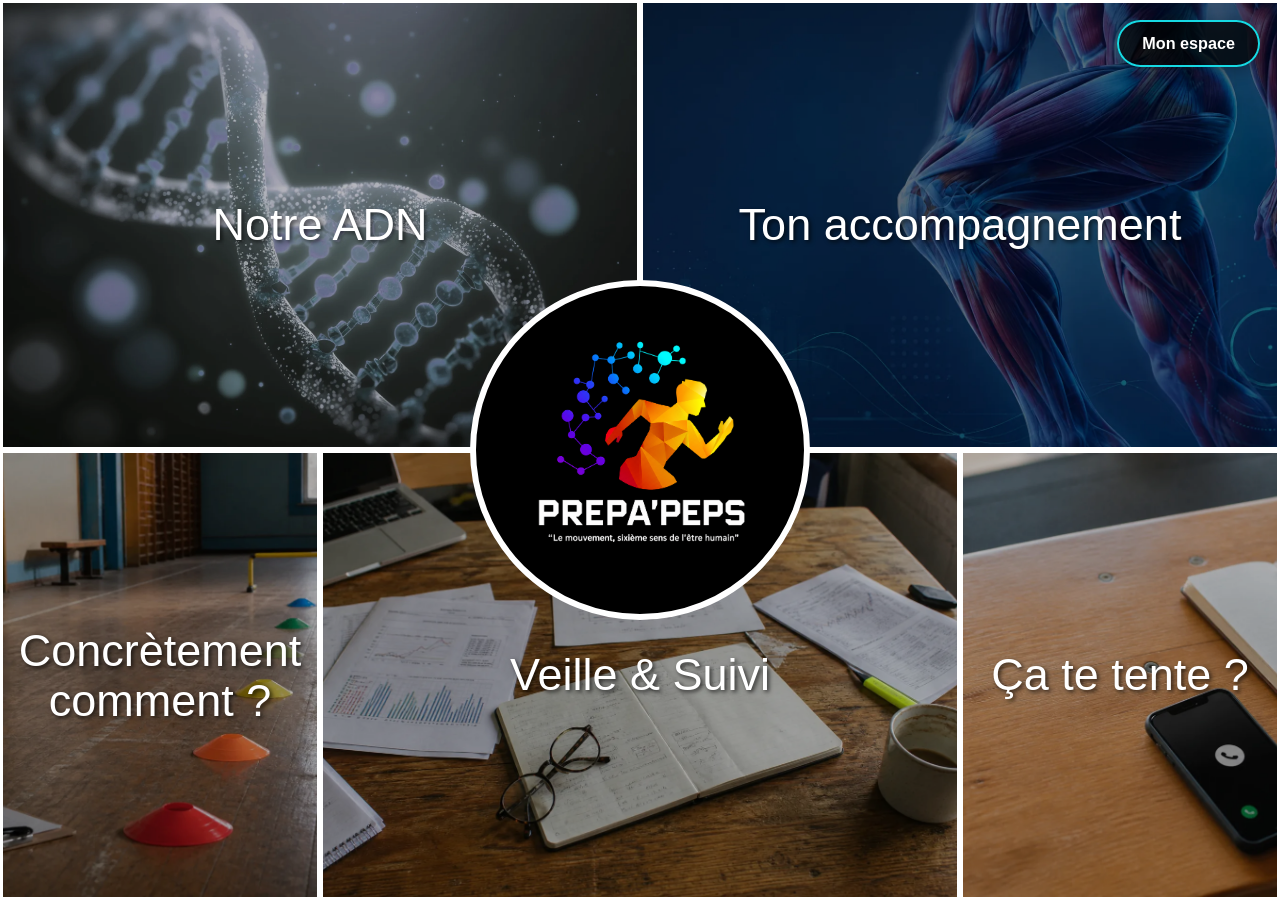
<file: index.html>
<!DOCTYPE html>
<html lang="fr">
<head>
    <meta charset="UTF-8">
    <meta name="viewport" content="width=device-width, initial-scale=1.0">
    <title>PREPA’PEPS - Page d'accueil</title>
    <link rel="stylesheet" href="assets/css/styles.css">
    <link rel="icon" type="image/png" href="assets/images/LOGO/COULEUR/logo-peps.png">
    <meta name="description" content="PREPA’PEPS, le mouvement, sixième sens de l’être humain, accompagne ses clients dans leur accomplissement sportif avec proximité, adaptabilité et partage.">
    <meta name="keywords" content="Coach sportif, préparation physique, suivi athlétique, remise en forme, sport collectif, sport individuel">
    <meta name="author" content="PREPA’PEPS - Le mouvement, sixième sens de l’être humain">
    <link rel="canonical" href="https://prepapeps.com/">
    <meta property="og:type" content="website">
    <meta property="og:locale" content="fr_FR">
    <meta property="og:site_name" content="PREPA’PEPS">
    <meta property="og:title" content="PREPA’PEPS - Page d'accueil">
    <meta property="og:description" content="PREPA’PEPS, le mouvement, sixième sens de l’être humain, accompagne ses clients dans leur accomplissement sportif avec proximité, adaptabilité et partage.">
    <meta property="og:url" content="https://prepapeps.com/">
    <meta property="og:image" content="https://prepapeps.com/assets/images/LOGO/COULEUR/Logo_modifie.png">
    <meta name="twitter:card" content="summary_large_image">
    <meta name="twitter:title" content="PREPA’PEPS - Page d'accueil">
    <meta name="twitter:description" content="PREPA’PEPS, le mouvement, sixième sens de l’être humain, accompagne ses clients dans leur accomplissement sportif avec proximité, adaptabilité et partage.">
    <meta name="twitter:image" content="https://prepapeps.com/assets/images/LOGO/COULEUR/Logo_modifie.png">
</head>
<body>
    <h1 class="sr-only">PREPA’PEPS - Le mouvement, sixième sens de l’être humain</h1>
    <main class="main-container-index">
        <a class="btn home-space" href="https://app.prepapeps.com/">Mon espace</a>
        <!-- Première ligne links -->
        <div class="row-top">
            <!-- Lien ADN -->
            <a href="pages/adn.html" class="link">
                <img class="link-img" src="assets/images/image-background-adn.webp" alt="Page ADN">
                <span class="link-text">Notre ADN</span>
            </a>

            <!-- Lien Accompagnement -->
            <a href="pages/accompagnement.html" class="link">
                <img class="link-img" src="assets/images/accompagnements.webp" alt="Page Ton accompagnement">
                <span class="link-text">Ton accompagnement</span>
            </a>
        </div>
        <!-- Fin de première ligne links-->

        <!-- Logo central -->
        <div class="logo-center">
            <img src="assets/images/LOGO/COULEUR/Logo_modifie.png" alt="Logo PREPA’PEPS">
        </div>
        <!-- Fin logo central -->


        <!-- Deuxième ligne links -->
        <div class="row-bottom">
            <!-- Lien Concrètement -->
            <a href="pages/comment-ca-marche.html" class="link img-bottom">
                <img class="link-img" src="assets/images/deroulement-prestation-naturelle.webp" alt="Déroulement d'un accompagnement sportif personnalisé">
                <span class="link-text">Concrètement comment ?</span>
            </a>

            <!--Lien Veille-->
            <a href="pages/veille.html" class="link img-bottom">
                <img class="link-img" src="assets/images/veille-suivi-naturelle.webp" alt="Suivi scientifique et technologique d'un sportif">
                <span class="link-text">Veille &amp; Suivi</span>
            </a>

            <!-- Lien Contact -->
            <a href="pages/contact.html" class="link img-bottom">
                <img class="link-img" src="assets/images/contact-naturelle.webp" alt="Premier échange entre un coach et une sportive">
                <span class="link-text">Ça te tente ?</span>
            </a>
        </div>
        <!-- Deuxième ligne links -->

    </main>

    <script src="assets/js/script.js"></script>
</body>
</html>
</file>
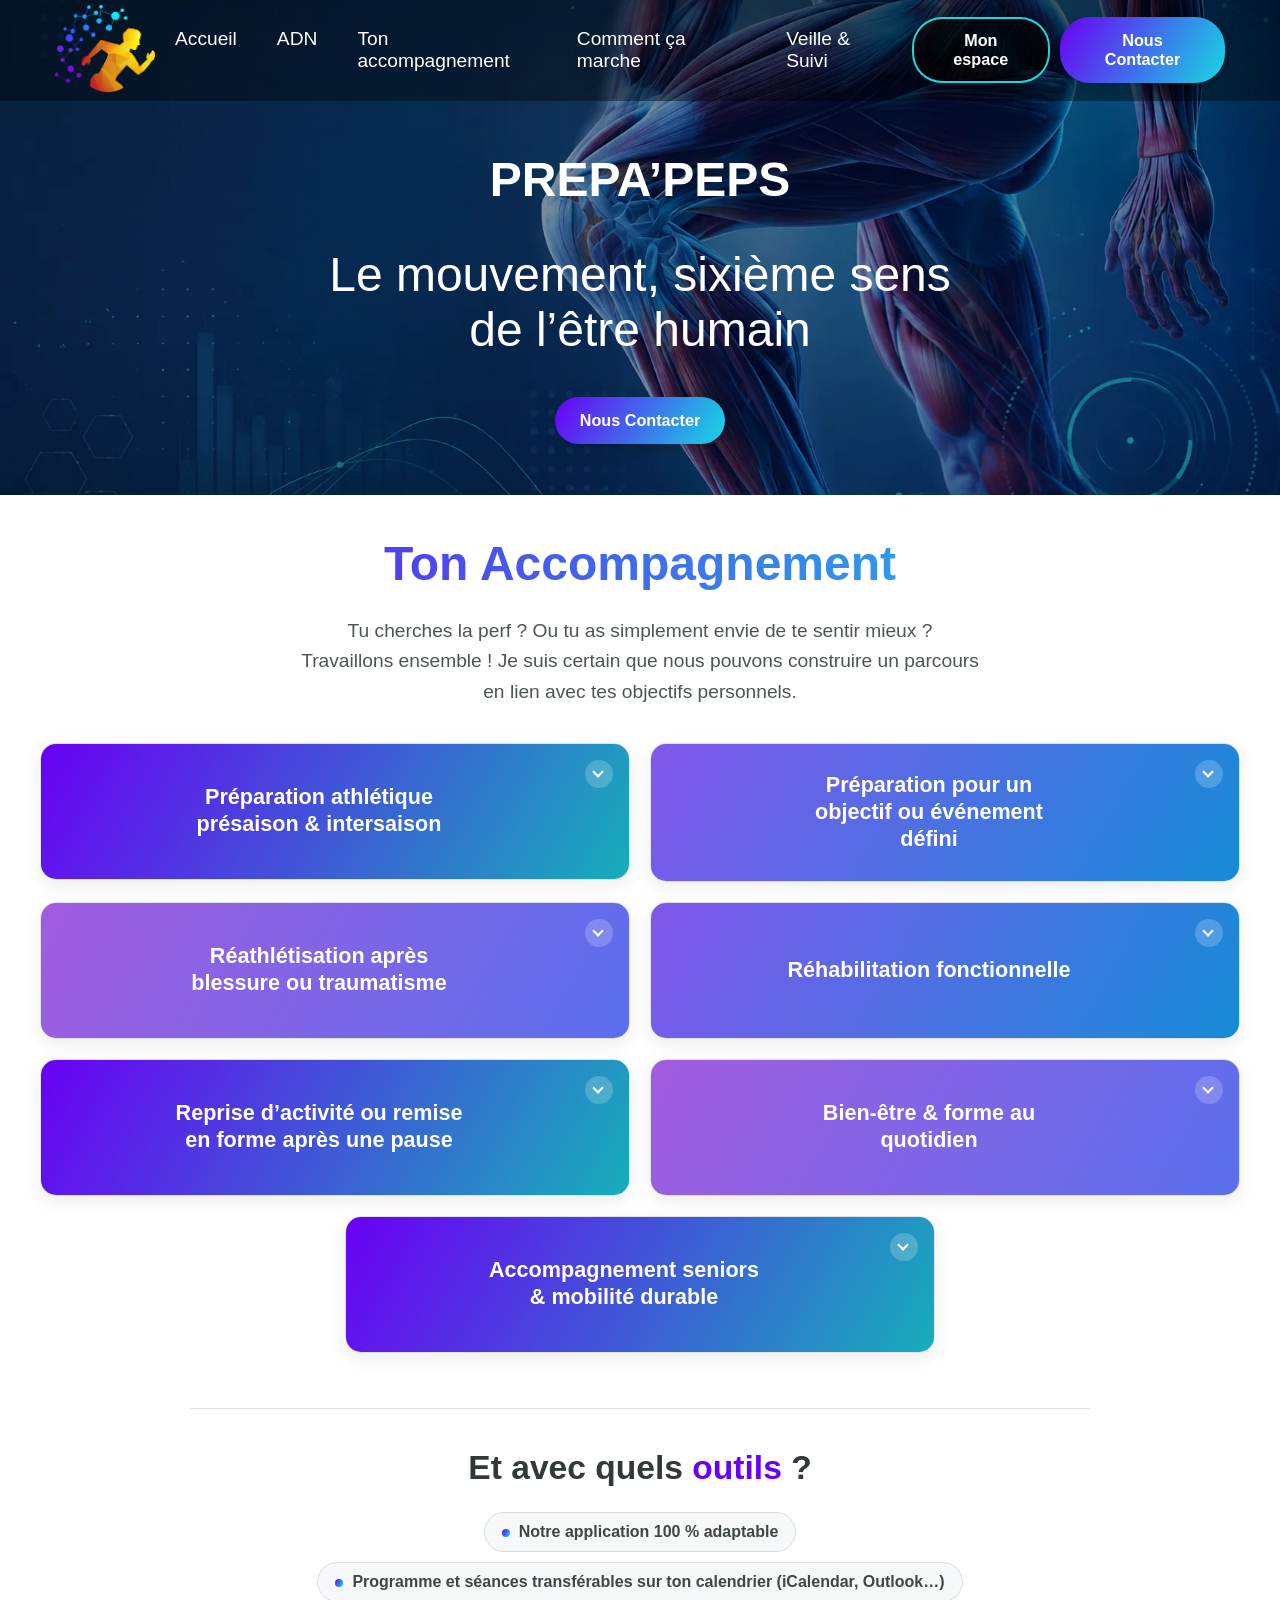
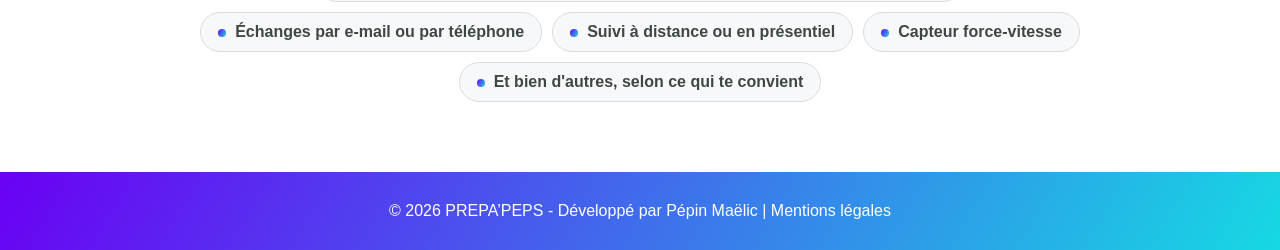
<file: pages/accompagnement.html>
<!DOCTYPE html>
<html lang="fr">
<head>
    <meta charset="UTF-8">
    <meta name="viewport" content="width=device-width, initial-scale=1.0">
    <title>PREPA’PEPS - Ton accompagnement</title>
    <link rel="stylesheet" href="../assets/css/styles.css">
    <link rel="icon" type="image/png" href="../assets/images/LOGO/COULEUR/logo-peps.png">
    <meta name="description" content="Découvre l'accompagnement sportif sur mesure proposé par PREPA’PEPS : préparation athlétique, réathlétisation, remise en forme, bien-être et mobilité durable.">
    <meta name="keywords" content="Coach sportif, préparation physique, suivi athlétique, remise en forme, sport collectif, sport individuel">
    <meta name="author" content="PREPA’PEPS - Le mouvement, sixième sens de l’être humain">
    <link rel="canonical" href="https://prepapeps.com/pages/accompagnement.html">
    <meta property="og:type" content="website">
    <meta property="og:locale" content="fr_FR">
    <meta property="og:site_name" content="PREPA’PEPS">
    <meta property="og:title" content="PREPA’PEPS - Ton accompagnement">
    <meta property="og:description" content="Découvre l'accompagnement sportif sur mesure proposé par PREPA’PEPS : préparation athlétique, réathlétisation, remise en forme, bien-être et mobilité durable.">
    <meta property="og:url" content="https://prepapeps.com/pages/accompagnement.html">
    <meta property="og:image" content="https://prepapeps.com/assets/images/LOGO/COULEUR/Logo_modifie.png">
    <meta name="twitter:card" content="summary_large_image">
    <meta name="twitter:title" content="PREPA’PEPS - Ton accompagnement">
    <meta name="twitter:description" content="Découvre l'accompagnement sportif sur mesure proposé par PREPA’PEPS : préparation athlétique, réathlétisation, remise en forme, bien-être et mobilité durable.">
    <meta name="twitter:image" content="https://prepapeps.com/assets/images/LOGO/COULEUR/Logo_modifie.png">
</head>
<body>
    <div class="background-img url-accompagnement"></div>
    <header class="header">
        <div class="test">
            <div class="header-logo">
                <img src="../assets/images/LOGO/COULEUR/icon.png" alt="Logo PREPA’PEPS" decoding="async">
            </div>
            <button class="hamburger" id="hamburger" type="button" aria-label="Ouvrir le menu" aria-controls="nav-menu" aria-expanded="false">
                <span></span>
                <span></span>
                <span></span>
            </button>
        </div>
        <nav class="header-nav" id="nav-menu">
            <ul>
                <li><a href="../index.html">Accueil</a></li>
                <li><a href="adn.html">ADN</a></li>
                <li><a href="accompagnement.html" aria-current="page">Ton accompagnement</a></li>
                <li><a href="comment-ca-marche.html">Comment ça marche</a></li>
                <li><a href="veille.html">Veille & Suivi</a></li>
                <li class="nav-app-link"><a class="" href="https://app.prepapeps.com/">Mon espace</a></li>
                <li class="nav-contact-link"><a href="contact.html">Nous contacter</a></li>
            </ul>
        </nav>
        <div class="header-btn">
            <a class="btn btn-space" href="https://app.prepapeps.com/">Mon espace</a>
            <a class="btn" href="contact.html">Nous Contacter</a>
        </div>
    </header>

    <section class="hero">
        <div class="hero-text">
            <p class="hero-brand">PREPA’PEPS</p>
            <p>Le mouvement, sixième sens<br>de l’être humain</p>
            <a class="btn" href="contact.html">Nous Contacter</a>
        </div>
    </section>

    <main>
        <section class="container">
            <div class="container-titre">
                <h1>Ton Accompagnement</h1>
            </div>
            <p class="page-intro">Tu cherches la perf ? Ou tu as simplement envie de te sentir mieux ? Travaillons ensemble ! Je suis certain que nous pouvons construire un parcours en lien avec tes objectifs personnels.</p>
            <div class="accompaniment-grid">
                <article class="accompaniment-card">
                    <button class="accompaniment-toggle" type="button" aria-expanded="false" aria-controls="accompaniment-panel-1">
                        <span>Préparation athlétique présaison &amp; intersaison</span><span class="accompaniment-chevron" aria-hidden="true"></span>
                    </button>
                    <div class="accompaniment-panel" id="accompaniment-panel-1" hidden><p>Performance dans la durée, développement d’une qualité physique particulière (explosivité, force, cardio-respiratoire…) : je te propose un programme durable, intégré à ton maillage, pour poser une base solide et tenir sur toute une saison, sans repartir de zéro à chaque cycle.</p></div>
                </article>
                <article class="accompaniment-card">
                    <button class="accompaniment-toggle" type="button" aria-expanded="false" aria-controls="accompaniment-panel-2">
                        <span>Préparation pour un objectif ou événement défini</span><span class="accompaniment-chevron" aria-hidden="true"></span>
                    </button>
                    <div class="accompaniment-panel" id="accompaniment-panel-2" hidden><p>Course, trail, compétition particulière, événement CrossFit ou Hyrox, être prêt(e) pour ton gala (danse, pole dance…), un concours avec des tests physiques ? Le programme se construit à rebours de la date clé, pour que tu arrives au bon moment, dans les meilleures conditions, ni trop tôt ni trop tard.</p></div>
                </article>
                <article class="accompaniment-card">
                    <button class="accompaniment-toggle" type="button" aria-expanded="false" aria-controls="accompaniment-panel-3">
                        <span>Réathlétisation après blessure ou traumatisme</span><span class="accompaniment-chevron" aria-hidden="true"></span>
                    </button>
                    <div class="accompaniment-panel" id="accompaniment-panel-3" hidden><p>Entorse, rupture des ligaments croisés, ton acromio a sauté ? Une douleur chronique qui traîne depuis trop longtemps ? Le retour vers un entraînement complet se construit étape par étape, à ton rythme, avec les ajustements nécessaires selon ce que ton corps te permet.</p></div>
                </article>
                <article class="accompaniment-card">
                    <button class="accompaniment-toggle" type="button" aria-expanded="false" aria-controls="accompaniment-panel-4">
                        <span>Réhabilitation fonctionnelle</span><span class="accompaniment-chevron" aria-hidden="true"></span>
                    </button>
                    <div class="accompaniment-panel" id="accompaniment-panel-4" hidden><p>Un événement de la vie t’a amené(e) à être immobilisé(e) longtemps, ou a généré une déviance posturale ? Les mouvements fonctionnels justes se retravaillent patiemment, pour que tu repartes sur des bases fiables et durables, sans compenser ni forcer.</p></div>
                </article>
                <article class="accompaniment-card">
                    <button class="accompaniment-toggle" type="button" aria-expanded="false" aria-controls="accompaniment-panel-5">
                        <span>Reprise d’activité ou remise en forme après une pause</span><span class="accompaniment-chevron" aria-hidden="true"></span>
                    </button>
                    <div class="accompaniment-panel" id="accompaniment-panel-5" hidden><p>Grossesse, changement de rythme de vie, ou simplement la vie qui a pris le dessus ? Le retour se fait en douceur, à ton rythme, avec un programme qui s’adapte à ce que tu peux donner, semaine après semaine.</p></div>
                </article>
                <article class="accompaniment-card">
                    <button class="accompaniment-toggle" type="button" aria-expanded="false" aria-controls="accompaniment-panel-6">
                        <span>Bien-être &amp; forme au quotidien</span><span class="accompaniment-chevron" aria-hidden="true"></span>
                    </button>
                    <div class="accompaniment-panel" id="accompaniment-panel-6" hidden><p>Pas d’objectif de performance particulier, juste l’envie de bouger mieux, de retrouver de l’énergie et de te sentir bien dans ton corps, au quotidien. Le programme s’ajuste à ton emploi du temps et à tes envies du moment, sans pression ni chiffre à atteindre.</p></div>
                </article>
                <article class="accompaniment-card accompaniment-card-solo">
                    <button class="accompaniment-toggle" type="button" aria-expanded="false" aria-controls="accompaniment-panel-7">
                        <span>Accompagnement seniors &amp; mobilité durable</span><span class="accompaniment-chevron" aria-hidden="true"></span>
                    </button>
                    <div class="accompaniment-panel" id="accompaniment-panel-7" hidden><p>Préserver mobilité, force et autonomie dans la durée : un travail pensé pour rester actif(ve) et indépendant(e) le plus longtemps possible, adapté à ton rythme, à tes éventuelles limitations et à ce qui compte vraiment pour toi au quotidien.</p></div>
                </article>
            </div>

            <section class="tools-section" aria-labelledby="tools-title">
                <h2 id="tools-title">Et avec quels <span>outils</span> ?</h2>
                <ul class="tools-list">
                    <li>Notre application 100 % adaptable</li>
                    <li>Programme et séances transférables sur ton calendrier (iCalendar, Outlook…)</li>
                    <li>Échanges par e-mail ou par téléphone</li>
                    <li>Suivi à distance ou en présentiel</li>
                    <li>Capteur force-vitesse</li>
                    <li>Et bien d'autres, selon ce qui te convient</li>
                </ul>
            </section>
        </section>
    </main>

    <footer>
        <p>&copy; 2026 PREPA’PEPS - Développé par Pépin Maëlic | <a class="link-footer" href="mentions-legales.html">Mentions légales</a> </p>
    </footer>

    <script src="../assets/js/script.js"></script>
</body>
</html>
</file>
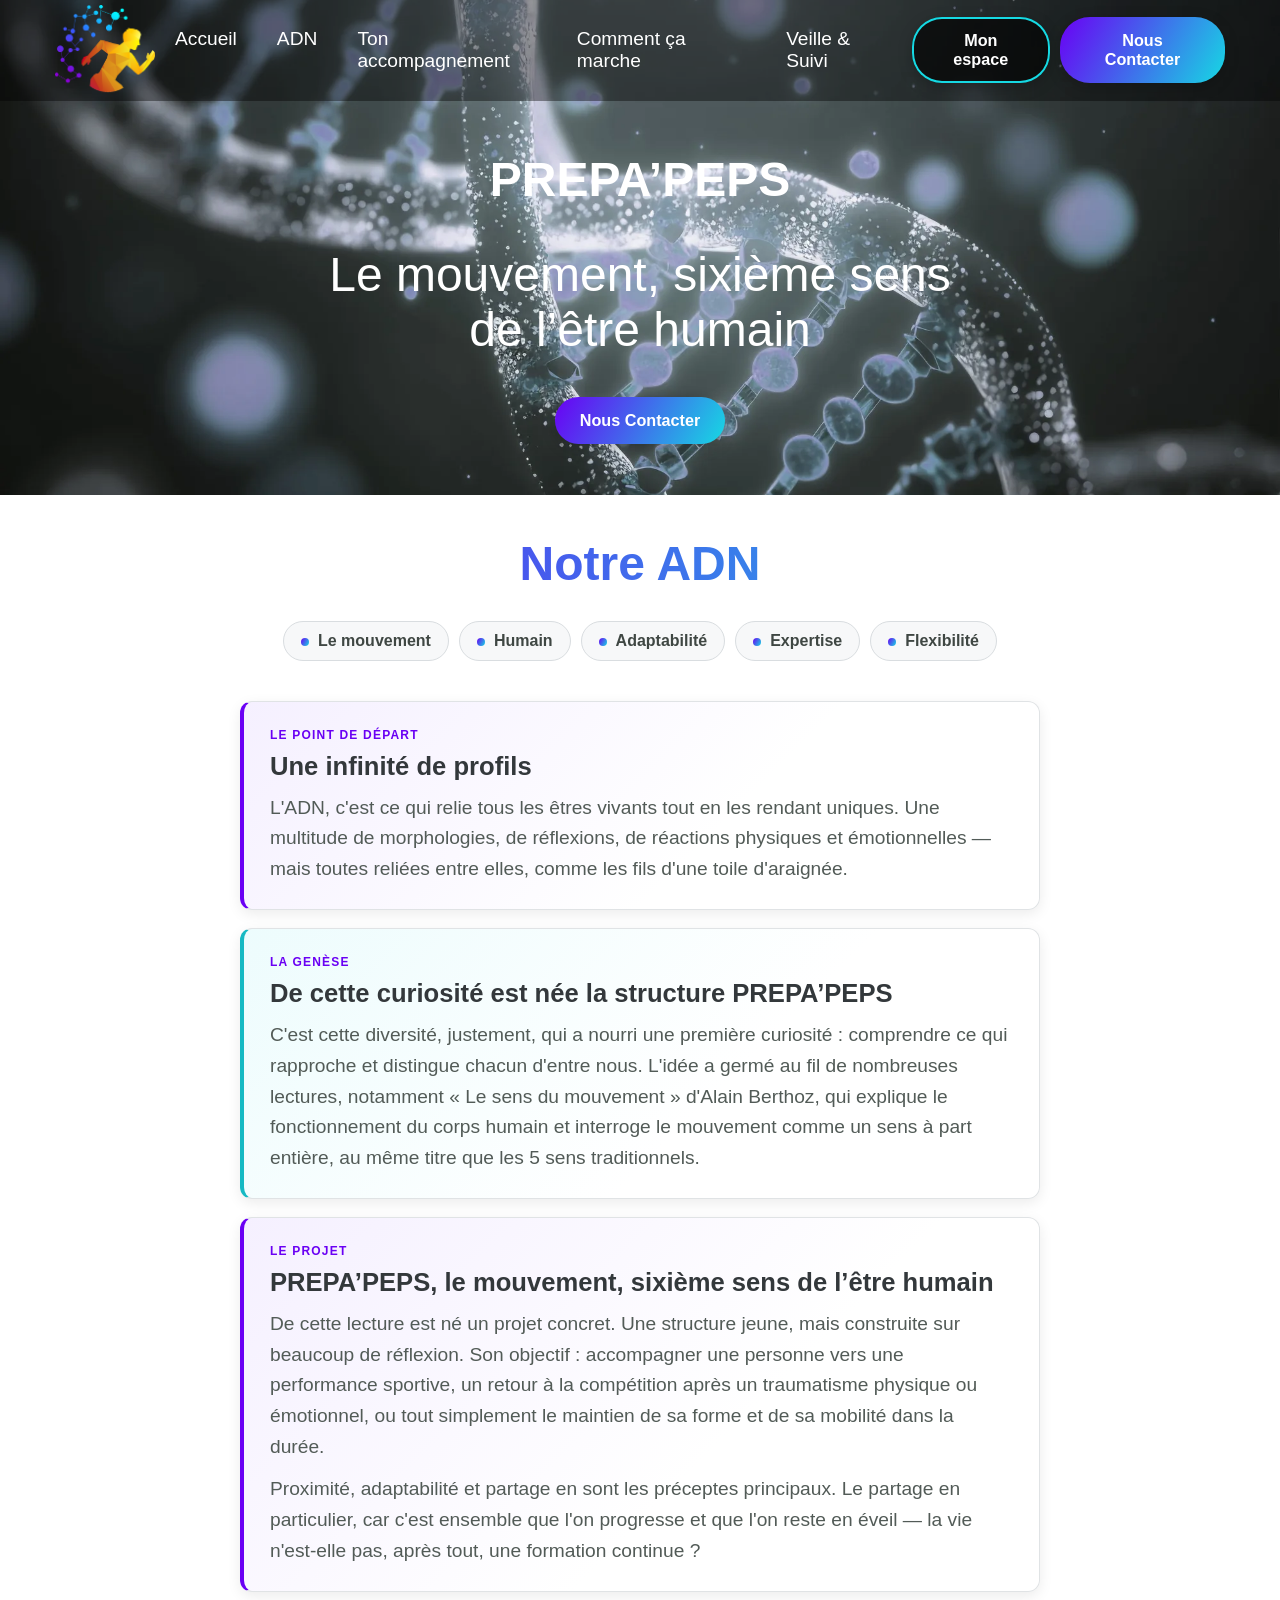
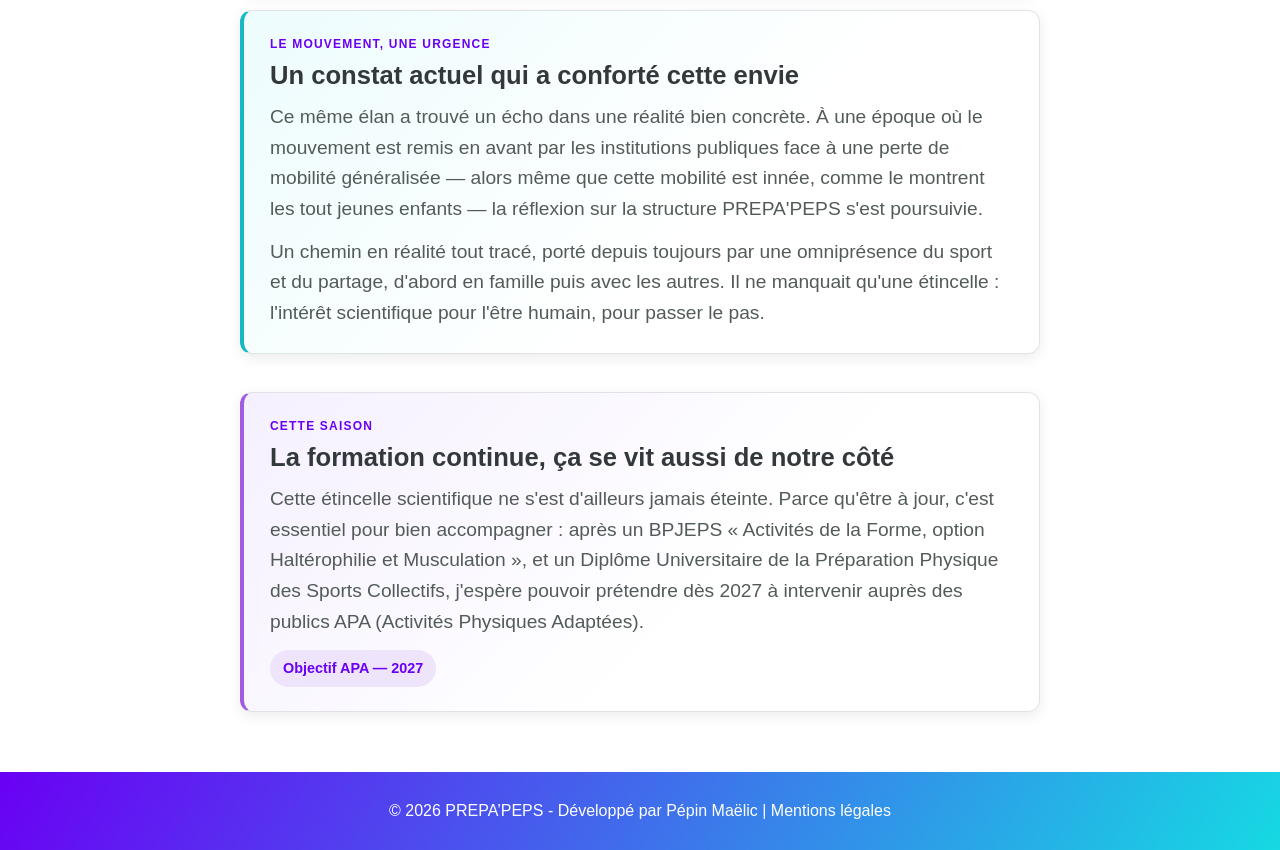
<file: pages/adn.html>
<!DOCTYPE html>
<html lang="fr">
<head>
    <meta charset="UTF-8">
    <meta name="viewport" content="width=device-width, initial-scale=1.0">
    <title>PREPA’PEPS - Notre ADN</title>
    <link rel="stylesheet" href="../assets/css/styles.css">
    <link rel="icon" type="image/png" href="../assets/images/LOGO/COULEUR/logo-peps.png">
    <meta name="description" content="Découvrez l'ADN de PREPA’PEPS, une structure dédiée au mouvement et à la performance sportive, centrée sur l'adaptabilité, la proximité et le partage.">
    <meta name="keywords" content="Coach sportif, préparation physique, suivi athlétique, remise en forme, sport collectif, sport individuel">
    <meta name="author" content="PREPA’PEPS - Le mouvement, sixième sens de l’être humain">
    <link rel="canonical" href="https://prepapeps.com/pages/adn.html">
    <meta property="og:type" content="website">
    <meta property="og:locale" content="fr_FR">
    <meta property="og:site_name" content="PREPA’PEPS">
    <meta property="og:title" content="PREPA’PEPS - Notre ADN">
    <meta property="og:description" content="Découvrez l'ADN de PREPA’PEPS, une structure dédiée au mouvement et à la performance sportive, centrée sur l'adaptabilité, la proximité et le partage.">
    <meta property="og:url" content="https://prepapeps.com/pages/adn.html">
    <meta property="og:image" content="https://prepapeps.com/assets/images/LOGO/COULEUR/Logo_modifie.png">
    <meta name="twitter:card" content="summary_large_image">
    <meta name="twitter:title" content="PREPA’PEPS - Notre ADN">
    <meta name="twitter:description" content="Découvrez l'ADN de PREPA’PEPS, une structure dédiée au mouvement et à la performance sportive, centrée sur l'adaptabilité, la proximité et le partage.">
    <meta name="twitter:image" content="https://prepapeps.com/assets/images/LOGO/COULEUR/Logo_modifie.png">
</head>
<body>
    <div class="background-img url-adn"></div>
    <header class="header">
        <div class="test">
            <div class="header-logo">
                <img src="../assets/images/LOGO/COULEUR/icon.png" alt="Logo PREPA’PEPS" decoding="async">
            </div>
            <button class="hamburger" id="hamburger" type="button" aria-label="Ouvrir le menu" aria-controls="nav-menu" aria-expanded="false">
                <span></span>
                <span></span>
                <span></span>
            </button>
        </div>
        <nav class="header-nav" id="nav-menu">
            <ul>
                <li><a href="../index.html">Accueil</a></li>
                <li><a href="adn.html" aria-current="page">ADN</a></li>
                <li><a href="accompagnement.html">Ton accompagnement</a></li>
                <li><a href="comment-ca-marche.html">Comment ça marche</a></li>
                <li><a href="veille.html">Veille & Suivi</a></li>
                <li class="nav-app-link"><a class="" href="https://app.prepapeps.com/">Mon espace</a></li>
                <li class="nav-contact-link"><a href="contact.html">Nous contacter</a></li>
            </ul>
        </nav>
        <div class="header-btn">
            <a class="btn btn-space" href="https://app.prepapeps.com/">Mon espace</a>
            <a class="btn" href="contact.html">Nous Contacter</a>
        </div>
    </header>

    <section class="hero">
        <div class="hero-text">
            <p class="hero-brand">PREPA’PEPS</p>
            <p>Le mouvement, sixième sens<br>de l’être humain</p>
            <a class="btn" href="contact.html">Nous Contacter</a>
        </div>
    </section>

    <main>
        <section class="container">
            <div class="container-titre">
                <h1>Notre ADN</h1>
            </div>
            <ul class="value-list" aria-label="Les valeurs de PREPA’PEPS">
                <li>Le mouvement</li>
                <li>Humain</li>
                <li>Adaptabilité</li>
                <li>Expertise</li>
                <li>Flexibilité</li>
            </ul>
            <div class="adn-sections">
                <section class="adn-section">
                    <p class="eyebrow">Le point de départ</p>
                    <h2>Une infinité de profils</h2>
                    <p>L'ADN, c'est ce qui relie tous les êtres vivants tout en les rendant uniques. Une multitude de morphologies, de réflexions, de réactions physiques et émotionnelles — mais toutes reliées entre elles, comme les fils d'une toile d'araignée.</p>
                </section>
                <section class="adn-section">
                    <p class="eyebrow">La genèse</p>
                    <h2>De cette curiosité est née la structure PREPA’PEPS</h2>
                    <p>C'est cette diversité, justement, qui a nourri une première curiosité : comprendre ce qui rapproche et distingue chacun d'entre nous. L'idée a germé au fil de nombreuses lectures, notamment « Le sens du mouvement » d'Alain Berthoz, qui explique le fonctionnement du corps humain et interroge le mouvement comme un sens à part entière, au même titre que les 5 sens traditionnels.</p>
                </section>
                <section class="adn-section">
                    <p class="eyebrow">Le projet</p>
                    <h2>PREPA’PEPS, le mouvement, sixième sens de l’être humain</h2>
                    <p>De cette lecture est né un projet concret. Une structure jeune, mais construite sur beaucoup de réflexion. Son objectif : accompagner une personne vers une performance sportive, un retour à la compétition après un traumatisme physique ou émotionnel, ou tout simplement le maintien de sa forme et de sa mobilité dans la durée.</p>
                    <p>Proximité, adaptabilité et partage en sont les préceptes principaux. Le partage en particulier, car c'est ensemble que l'on progresse et que l'on reste en éveil — la vie n'est-elle pas, après tout, une formation continue ?</p>
                </section>
                <section class="adn-section">
                    <p class="eyebrow">Le mouvement, une urgence</p>
                    <h2>Un constat actuel qui a conforté cette envie</h2>
                    <p>Ce même élan a trouvé un écho dans une réalité bien concrète. À une époque où le mouvement est remis en avant par les institutions publiques face à une perte de mobilité généralisée — alors même que cette mobilité est innée, comme le montrent les tout jeunes enfants — la réflexion sur la structure PREPA'PEPS s'est poursuivie.</p>

                    <p>Un chemin en réalité tout tracé, porté depuis toujours par une omniprésence du sport et du partage, d'abord en famille puis avec les autres. Il ne manquait qu'une étincelle : l'intérêt scientifique pour l'être humain, pour passer le pas.</p>
                </section>
                <aside class="adn-section adn-callout">
                    <p class="eyebrow">Cette saison</p>
                    <h2>La formation continue, ça se vit aussi de notre côté</h2>
                    <p>Cette étincelle scientifique ne s'est d'ailleurs jamais éteinte. Parce qu'être à jour, c'est essentiel pour bien accompagner : après un BPJEPS « Activités de la Forme, option Haltérophilie et Musculation », et un Diplôme Universitaire de la Préparation Physique des Sports Collectifs, j'espère pouvoir prétendre dès 2027 à intervenir auprès des publics APA (Activités Physiques Adaptées).</p>
                    <p class="training-badge">Objectif APA — 2027</p>
                </aside>
            </div>
           </section>
    </main>

    <footer>
        <p>&copy; 2026 PREPA’PEPS - Développé par Pépin Maëlic | <a class="link-footer" href="mentions-legales.html">Mentions légales</a> </p>
    </footer>

    <script src="../assets/js/script.js"></script>
</body>
</html>
</file>
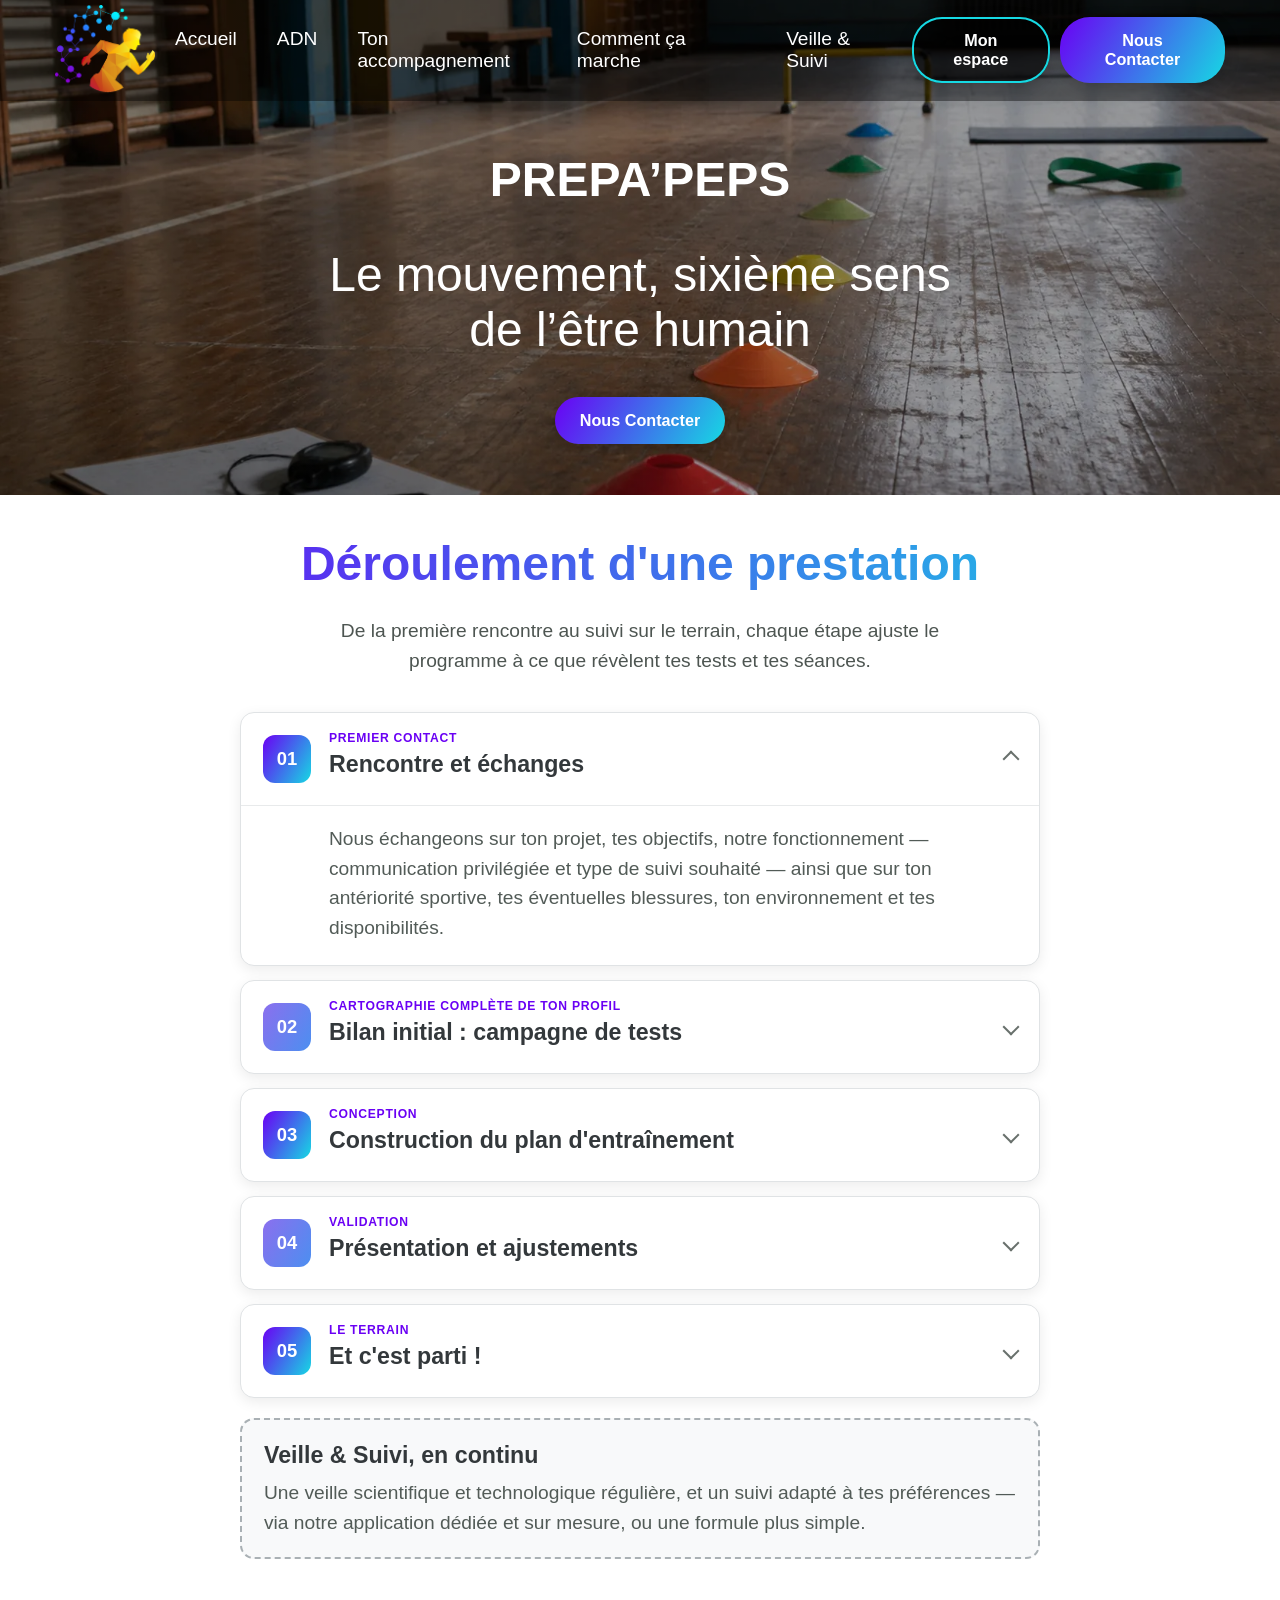
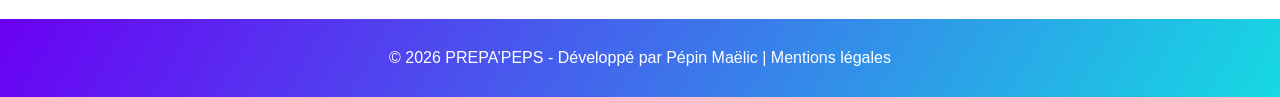
<file: pages/comment-ca-marche.html>
<!DOCTYPE html>
<html lang="fr">
<head>
    <meta charset="UTF-8">
    <meta name="viewport" content="width=device-width, initial-scale=1.0">
    <title>PREPA’PEPS - Comment ça marche ?</title>
    <link rel="stylesheet" href="../assets/css/styles.css">
    <link rel="icon" type="image/png" href="../assets/images/LOGO/COULEUR/logo-peps.png">
    <meta name="description" content="Découvrez comment PREPA’PEPS vous accompagne à travers des étapes clés pour atteindre vos objectifs sportifs : suivi personnalisé, tests et plans d'entraînement adaptés.">
    <meta name="keywords" content="Coach sportif, préparation physique, suivi athlétique, remise en forme, sport collectif, sport individuel">
    <meta name="author" content="PREPA’PEPS - Le mouvement, sixième sens de l’être humain">
    <link rel="canonical" href="https://prepapeps.com/pages/comment-ca-marche.html">
    <meta property="og:type" content="website">
    <meta property="og:locale" content="fr_FR">
    <meta property="og:site_name" content="PREPA’PEPS">
    <meta property="og:title" content="PREPA’PEPS - Comment ça marche ?">
    <meta property="og:description" content="Découvrez comment PREPA’PEPS vous accompagne à travers des étapes clés pour atteindre vos objectifs sportifs : suivi personnalisé, tests et plans d'entraînement adaptés.">
    <meta property="og:url" content="https://prepapeps.com/pages/comment-ca-marche.html">
    <meta property="og:image" content="https://prepapeps.com/assets/images/LOGO/COULEUR/Logo_modifie.png">
    <meta name="twitter:card" content="summary_large_image">
    <meta name="twitter:title" content="PREPA’PEPS - Comment ça marche ?">
    <meta name="twitter:description" content="Découvrez comment PREPA’PEPS vous accompagne à travers des étapes clés pour atteindre vos objectifs sportifs : suivi personnalisé, tests et plans d'entraînement adaptés.">
    <meta name="twitter:image" content="https://prepapeps.com/assets/images/LOGO/COULEUR/Logo_modifie.png">
</head>
<body>
    <div class="background-img url-how"></div>
    <header class="header">
        <div class="test">
            <div class="header-logo">
                <img src="../assets/images/LOGO/COULEUR/icon.png" alt="Logo PREPA’PEPS" decoding="async">
            </div>
            <button class="hamburger" id="hamburger" type="button" aria-label="Ouvrir le menu" aria-controls="nav-menu" aria-expanded="false">
                <span></span>
                <span></span>
                <span></span>
            </button>
        </div>
        <nav class="header-nav" id="nav-menu">
            <ul>
                <li><a href="../index.html">Accueil</a></li>
                <li><a href="adn.html">ADN</a></li>
                <li><a href="accompagnement.html">Ton accompagnement</a></li>
                <li><a href="comment-ca-marche.html" aria-current="page">Comment ça marche</a></li>
                <li><a href="veille.html">Veille & Suivi</a></li>
                <li class="nav-app-link"><a class="" href="https://app.prepapeps.com/">Mon espace</a></li>
                <li class="nav-contact-link"><a href="contact.html">Nous contacter</a></li>
            </ul>
        </nav>
        <div class="header-btn">
            <a class="btn btn-space" href="https://app.prepapeps.com/">Mon espace</a>
            <a class="btn" href="contact.html">Nous Contacter</a>
        </div>
    </header>

    <section class="hero">
        <div class="hero-text">
            <p class="hero-brand">PREPA’PEPS</p>
            <p>Le mouvement, sixième sens<br>de l’être humain</p>
            <a class="btn" href="contact.html">Nous Contacter</a>
        </div>
    </section>

    <main>
        <section class="container">
            <div class="container-titre">
                <h1>Déroulement d'une prestation</h1>
            </div>
            <p class="page-intro">De la première rencontre au suivi sur le terrain, chaque étape ajuste le programme à ce que révèlent tes tests et tes séances.</p>
            <ol class="steps-list">
                <li class="step-card">
                    <button class="step-toggle" type="button" aria-expanded="true" aria-controls="step-panel-1">
                        <span class="step-number">01</span>
                        <span class="step-heading">
                            <span class="step-tag">Premier contact</span>
                            <span class="step-title">Rencontre et échanges</span>
                        </span>
                        <span class="step-chevron" aria-hidden="true"></span>
                    </button>
                    <div class="step-panel" id="step-panel-1">
                        <p>Nous échangeons sur ton projet, tes objectifs, notre fonctionnement — communication privilégiée et type de suivi souhaité — ainsi que sur ton antériorité sportive, tes éventuelles blessures, ton environnement et tes disponibilités.</p>
                    </div>
                </li>
                <li class="step-card">
                    <button class="step-toggle" type="button" aria-expanded="false" aria-controls="step-panel-2">
                        <span class="step-number">02</span>
                        <span class="step-heading">
                            <span class="step-tag">Cartographie complète de ton profil</span>
                            <span class="step-title">Bilan initial : campagne de tests</span>
                        </span>
                        <span class="step-chevron" aria-hidden="true"></span>
                    </button>
                    <div class="step-panel" id="step-panel-2" hidden>
                        <p>Des tests 100 % adaptés à ton profil : tests physiques, analyse du mouvement, tests techniques et, selon le projet, possibilité de réaliser des tests mentaux ou biologiques.</p>
                        <p class="step-note">Cette campagne est co-construite avec toi selon les besoins de ton projet et tes disponibilités.</p>
                    </div>
                </li>
                <li class="step-card">
                    <button class="step-toggle" type="button" aria-expanded="false" aria-controls="step-panel-3">
                        <span class="step-number">03</span>
                        <span class="step-heading">
                            <span class="step-tag">Conception</span>
                            <span class="step-title">Construction du plan d'entraînement</span>
                        </span>
                        <span class="step-chevron" aria-hidden="true"></span>
                    </button>
                    <div class="step-panel" id="step-panel-3" hidden>
                        <p>Le programme est bâti à partir des résultats de la campagne de tests et des objectifs fixés.</p>
                        <p class="step-note">Un programme adapté et adaptable, progressif et maîtrisé.</p>
                    </div>
                </li>
                <li class="step-card">
                    <button class="step-toggle" type="button" aria-expanded="false" aria-controls="step-panel-4">
                        <span class="step-number">04</span>
                        <span class="step-heading">
                            <span class="step-tag">Validation</span>
                            <span class="step-title">Présentation et ajustements</span>
                        </span>
                        <span class="step-chevron" aria-hidden="true"></span>
                    </button>
                    <div class="step-panel" id="step-panel-4" hidden>
                        <p>Présentation du plan, échanges, puis ajustements en conséquence avant de s'y mettre.</p>
                    </div>
                </li>
                <li class="step-card">
                    <button class="step-toggle" type="button" aria-expanded="false" aria-controls="step-panel-5">
                        <span class="step-number">05</span>
                        <span class="step-heading">
                            <span class="step-tag">Le terrain</span>
                            <span class="step-title">Et c'est parti !</span>
                        </span>
                        <span class="step-chevron" aria-hidden="true"></span>
                    </button>
                    <div class="step-panel" id="step-panel-5" hidden>
                        <p>Suivi quotidien, échanges hebdomadaires et ajustements continus.</p>
                    </div>
                </li>
            </ol>
            <aside class="ongoing-note">
                <h2>Veille &amp; Suivi, en continu</h2>
                <p>Une veille scientifique et technologique régulière, et un suivi adapté à tes préférences — via notre application dédiée et sur mesure, ou une formule plus simple.</p>
            </aside>
        </section>
    </main>

    <footer>
        <p>&copy; 2026 PREPA’PEPS - Développé par Pépin Maëlic | <a class="link-footer" href="mentions-legales.html">Mentions légales</a> </p>
    </footer>

    <script src="../assets/js/script.js"></script>
</body>
</html>
</file>
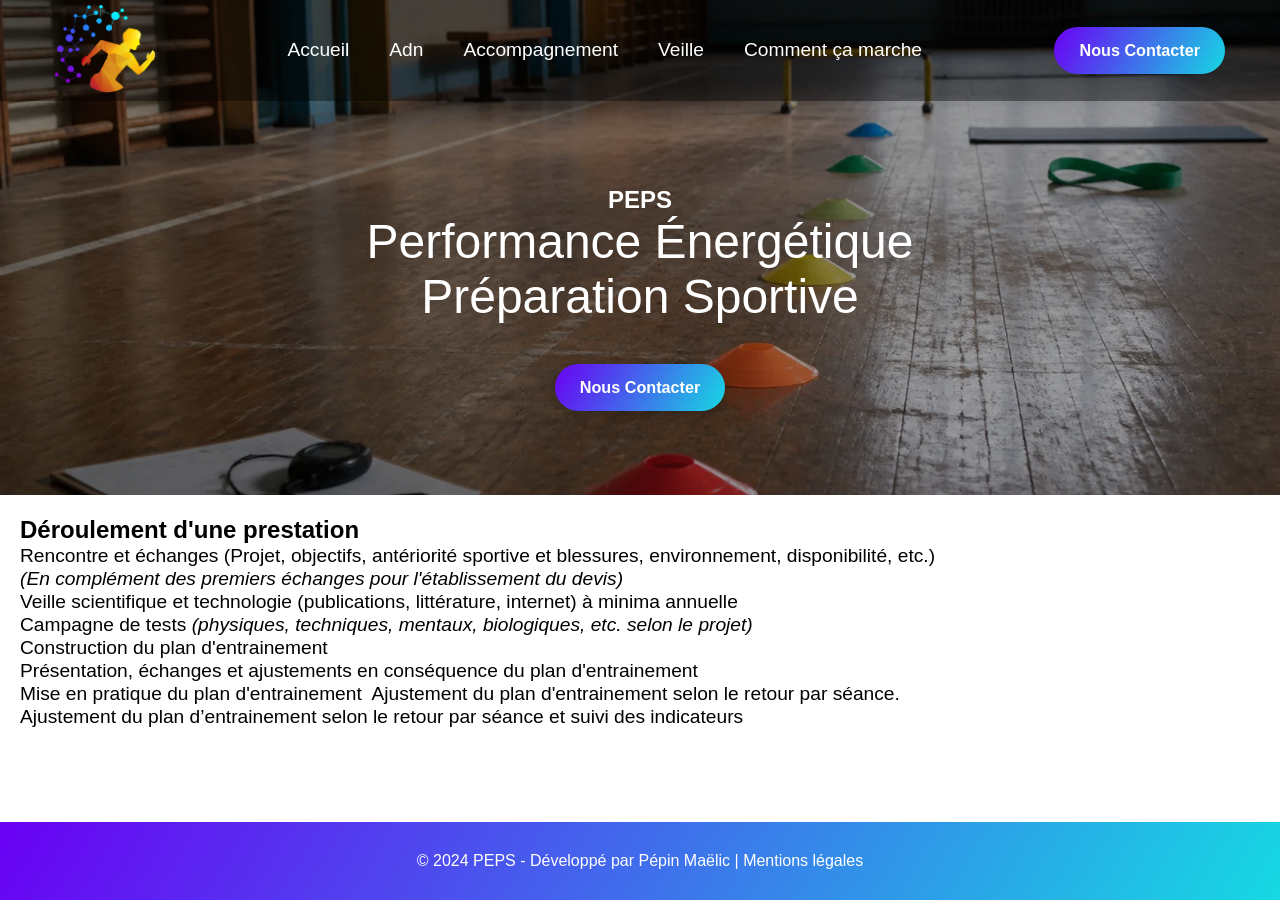
<file: pages/comment-ça-marche.html>
<!DOCTYPE html>
<html lang="fr">
<head>
    <meta charset="UTF-8">
    <meta name="viewport" content="width=device-width, initial-scale=1.0">
    <title>PEPS - Comment ça marche ?</title>
    <link rel="stylesheet" href="../assets/css/styles.css">
    <link rel="icon" type="image/png" href="../assets/images/LOGO/COULEUR/logo-peps.png">
    <meta name="keywords" content="Coach sportif, préparation physique, suivi athlétique, remise en forme, sport collectif, sport individuel">
    <meta name="author" content="PEPS - Performance energétique, préparation sportive">
</head>
<body>
    <div class="background-img url-how"></div>
    <header class="header">
        <div class="test">
            <div class="header-logo">
                <img src="../assets/images/LOGO/COULEUR/icon.png" alt="Logo PEPS">
            </div>
            <div class="hamburger" id="hamburger">
                <span></span>
                <span></span>
                <span></span>
            </div>
        </div>
        <nav class="header-nav" id="nav-menu">
            <ul>
                <li><a href="../accueil.html">Accueil</a></li>
                <li><a href="adn.html">Adn</a></li>
                <li><a href="accompagnement.html">Accompagnement</a></li>
                <li><a href="veille.html">Veille</a></li>
                <li><a href="../pages/comment-ça-marche.html">Comment ça marche</a></li>
            </ul>
        </nav>
        <div class="header-btn">
            <a class="btn" href="../pages/contact.html">Nous Contacter</a>
        </div>
    </header>

    <section class="hero">
        <div class="hero-text">
            <h1>PEPS</h1>
            <p>Performance Énergétique <br> Préparation Sportive</p>
            <a class="btn" href="../pages/contact.html">Nous Contacter</a>
        </div>
    </section>

    <main>
        <section class="container">
            <div class="container-titre">
                <h2>Déroulement d'une prestation</h2>
            </div>
            <div class="container-box">
                <div class="line"></div>
                <div class="rond r1" data-anim="1"></div>
                <div class="rond r2" data-anim="2"></div>
                <div class="rond r3" data-anim="3"></div>
                <div class="rond r4" data-anim="4"></div>
                <div class="rond r5" data-anim="5"></div>
                <div class="rond r6" data-anim="6"></div>

                <div class="box b1" data-anim="1">
                    <p class="box-content">Rencontre et échanges (Projet, objectifs, antériorité sportive et blessures, environnement, disponibilité, etc.) <br><i>(En complément des premiers échanges pour l'établissement du devis)</i></p>
                </div>
                <div class="box b2" data-anim="2">
                    <p class="box-content">Veille scientifique et technologie (publications, littérature, internet) à minima annuelle</p>
                </div>
                <div class="box b3" data-anim="3">
                    <p class="box-content">Campagne de tests <i>(physiques, techniques, mentaux, biologiques, etc. selon le projet)</i></p>
                </div>
                <div class="box b4" data-anim="4">
                    <p class="box-content">Construction du plan d'entrainement</p>
                </div>
                <div class="box b5" data-anim="5">
                    <p class="box-content">Présentation, échanges et ajustements en conséquence du plan d'entrainement</p>
                </div>
                <div class="box b6" data-anim="6">
                    <p class="box-content">Mise en pratique du plan d'entrainement  Ajustement du plan d'entrainement selon le retour par séance. <br> Ajustement du plan d’entrainement selon le retour par séance et suivi des indicateurs</p>
                </div>
            </div>
        </section>
    </main>

    <footer>
        <p>&copy; 2024 PEPS - Développé par Pépin Maëlic | <a class="link-footer" href="mentions-légales.html">Mentions légales</a> </p>
    </footer>

    <script src="../assets/js/script.js"></script>
</body>
</html>
</file>
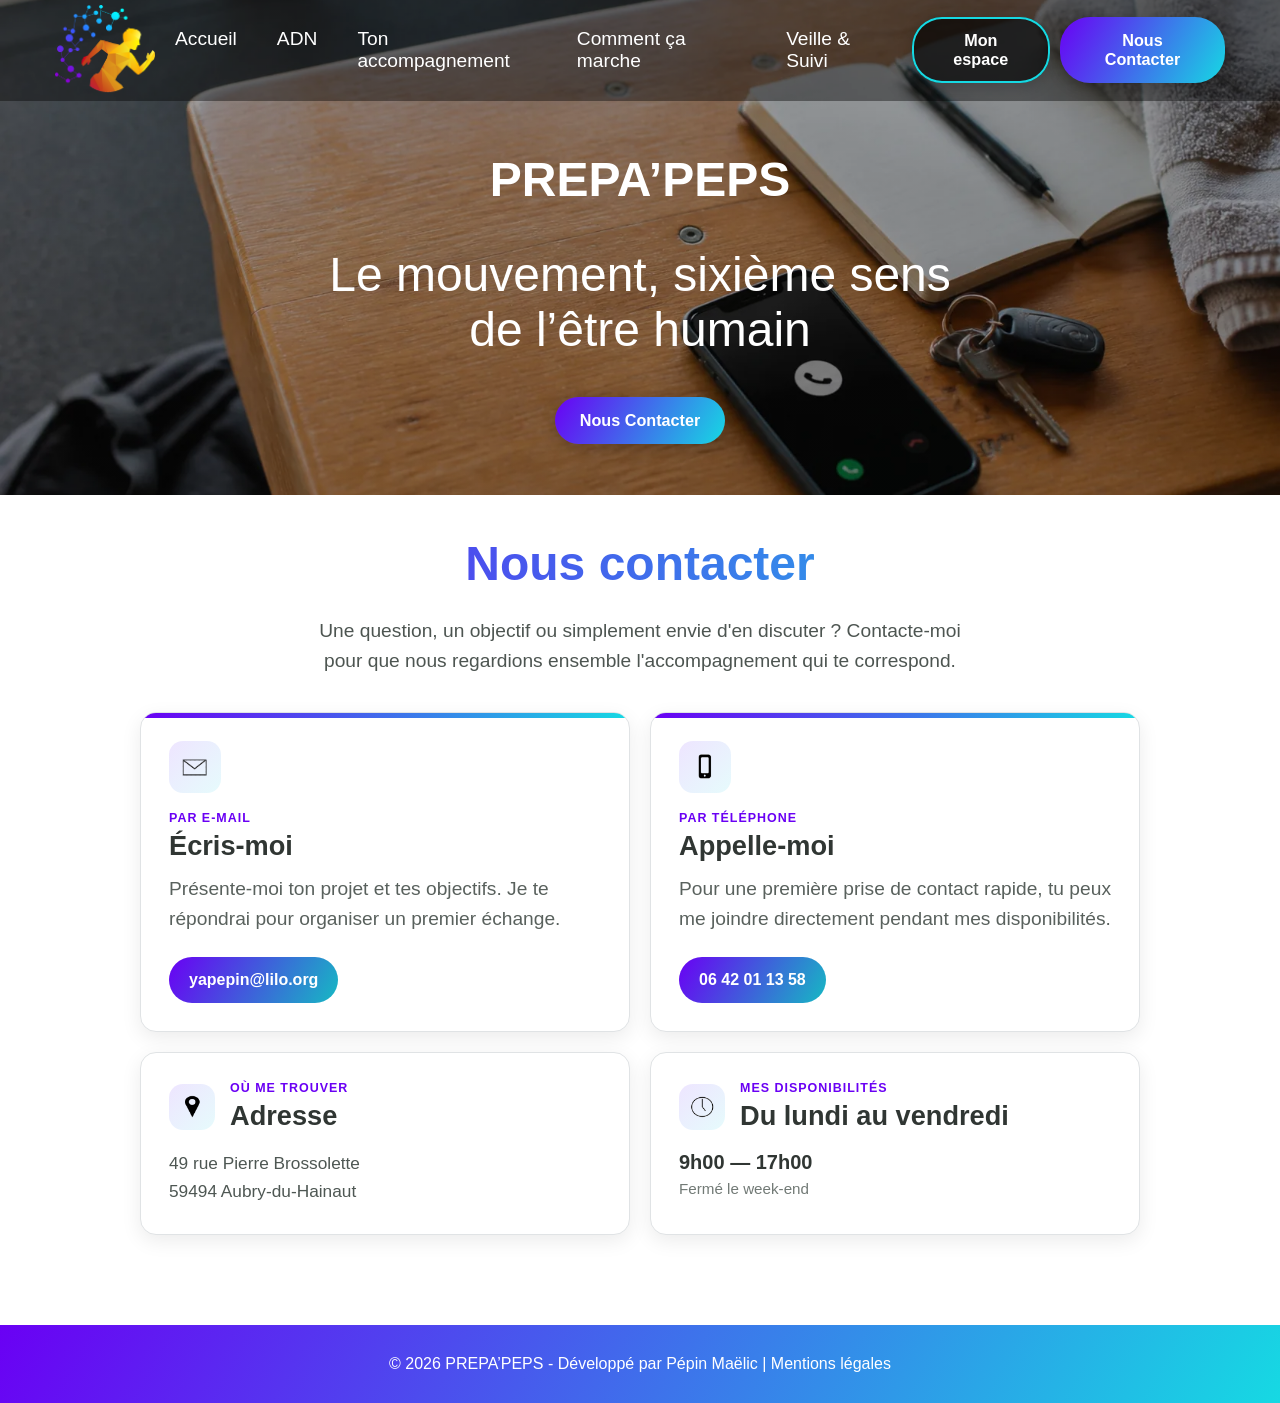
<file: pages/contact.html>
<!DOCTYPE html>
<html lang="fr">
<head>
    <meta charset="UTF-8">
    <meta name="viewport" content="width=device-width, initial-scale=1.0">
    <title>PREPA’PEPS - Nous contacter</title>
    <link rel="stylesheet" href="../assets/css/styles.css">
    <link rel="icon" type="image/png" href="../assets/images/LOGO/COULEUR/logo-peps.png">
    <meta name="description" content="Contactez PREPA’PEPS pour échanger sur un accompagnement sportif, une préparation physique ou une remise en forme personnalisée.">
    <meta name="keywords" content="Coach sportif, préparation physique, suivi athlétique, remise en forme, sport collectif, sport individuel">
    <meta name="author" content="PREPA’PEPS - Le mouvement, sixième sens de l’être humain">
    <link rel="canonical" href="https://prepapeps.com/pages/contact.html">
    <meta property="og:type" content="website">
    <meta property="og:locale" content="fr_FR">
    <meta property="og:site_name" content="PREPA’PEPS">
    <meta property="og:title" content="PREPA’PEPS - Nous contacter">
    <meta property="og:description" content="Contactez PREPA’PEPS pour échanger sur un accompagnement sportif, une préparation physique ou une remise en forme personnalisée.">
    <meta property="og:url" content="https://prepapeps.com/pages/contact.html">
    <meta property="og:image" content="https://prepapeps.com/assets/images/LOGO/COULEUR/Logo_modifie.png">
    <meta name="twitter:card" content="summary_large_image">
    <meta name="twitter:title" content="PREPA’PEPS - Nous contacter">
    <meta name="twitter:description" content="Contactez PREPA’PEPS pour échanger sur un accompagnement sportif, une préparation physique ou une remise en forme personnalisée.">
    <meta name="twitter:image" content="https://prepapeps.com/assets/images/LOGO/COULEUR/Logo_modifie.png">
</head>
<body>
    <div class="background-img url-contact"></div>
    <header class="header">
        <div class="test">
            <div class="header-logo">
                <img src="../assets/images/LOGO/COULEUR/icon.png" alt="Logo PREPA’PEPS" decoding="async">
            </div>
            <button class="hamburger" id="hamburger" type="button" aria-label="Ouvrir le menu" aria-controls="nav-menu" aria-expanded="false">
                <span></span>
                <span></span>
                <span></span>
            </button>
        </div>
        <nav class="header-nav" id="nav-menu">
            <ul>
                <li><a href="../index.html">Accueil</a></li>
                <li><a href="adn.html">ADN</a></li>
                <li><a href="accompagnement.html">Ton accompagnement</a></li>
                <li><a href="comment-ca-marche.html">Comment ça marche</a></li>
                <li><a href="veille.html">Veille & Suivi</a></li>
                <li class="nav-app-link"><a class="" href="https://app.prepapeps.com/">Mon espace</a></li>
                <li class="nav-contact-link"><a href="contact.html" aria-current="page">Nous contacter</a></li>
            </ul>
        </nav>
        <div class="header-btn">
            <a class="btn btn-space" href="https://app.prepapeps.com/">Mon espace</a>
            <a class="btn" href="contact.html">Nous Contacter</a>
        </div>
    </header>

    <section class="hero">
        <div class="hero-text">
            <p class="hero-brand">PREPA’PEPS</p>
            <p>Le mouvement, sixième sens<br>de l’être humain</p>
            <a class="btn" href="contact.html">Nous Contacter</a>
        </div>
    </section>

    <main>
        <section class="container">
            <div class="container-titre">
                <h1>Nous contacter</h1>
            </div>
            <p class="page-intro contact-intro">Une question, un objectif ou simplement envie d'en discuter ? Contacte-moi pour que nous regardions ensemble l'accompagnement qui te correspond.</p>

            <div class="contact-layout">
                <section class="contact-actions" aria-label="Moyens de contact">
                    <article class="contact-card contact-card-action">
                        <div class="contact-icon" aria-hidden="true">
                            <img src="../assets/images/LOGO/ICONS/NOIR/icon-mail.png" alt="">
                        </div>
                        <p class="contact-label">Par e-mail</p>
                        <h2>Écris-moi</h2>
                        <p>Présente-moi ton projet et tes objectifs. Je te répondrai pour organiser un premier échange.</p>
                        <a class="contact-link" href="mailto:yapepin@lilo.org">yapepin@lilo.org</a>
                    </article>

                    <article class="contact-card contact-card-action">
                        <div class="contact-icon" aria-hidden="true">
                            <img src="../assets/images/LOGO/ICONS/NOIR/icon-phone.png" alt="">
                        </div>
                        <p class="contact-label">Par téléphone</p>
                        <h2>Appelle-moi</h2>
                        <p>Pour une première prise de contact rapide, tu peux me joindre directement pendant mes disponibilités.</p>
                        <a class="contact-link" href="tel:+33642011358">06 42 01 13 58</a>
                    </article>
                </section>

                <section class="contact-details" aria-label="Informations pratiques">
                    <article class="contact-card contact-card-detail">
                        <div class="contact-detail-heading">
                            <div class="contact-icon contact-icon-small" aria-hidden="true">
                                <img src="../assets/images/LOGO/ICONS/NOIR/icon-position.png" alt="">
                            </div>
                            <div>
                                <p class="contact-label">Où me trouver</p>
                                <h2>Adresse</h2>
                            </div>
                        </div>
                        <address>49 rue Pierre Brossolette<br>59494 Aubry-du-Hainaut</address>
                    </article>

                    <article class="contact-card contact-card-detail">
                        <div class="contact-detail-heading">
                            <div class="contact-icon contact-icon-small" aria-hidden="true">
                                <img src="../assets/images/LOGO/ICONS/NOIR/icon-hour.png" alt="">
                            </div>
                            <div>
                                <p class="contact-label">Mes disponibilités</p>
                                <h2>Du lundi au vendredi</h2>
                            </div>
                        </div>
                        <p class="contact-hours"><time datetime="09:00">9h00</time> — <time datetime="17:00">17h00</time></p>
                        <p class="contact-closed">Fermé le week-end</p>
                    </article>
                </section>
            </div>
        </section>
    </main>

    <footer>
        <p>&copy; 2026 PREPA’PEPS - Développé par Pépin Maëlic | <a class="link-footer" href="mentions-legales.html">Mentions légales</a> </p>
    </footer>

    <script src="../assets/js/script.js"></script>
</body>
</html>
</file>
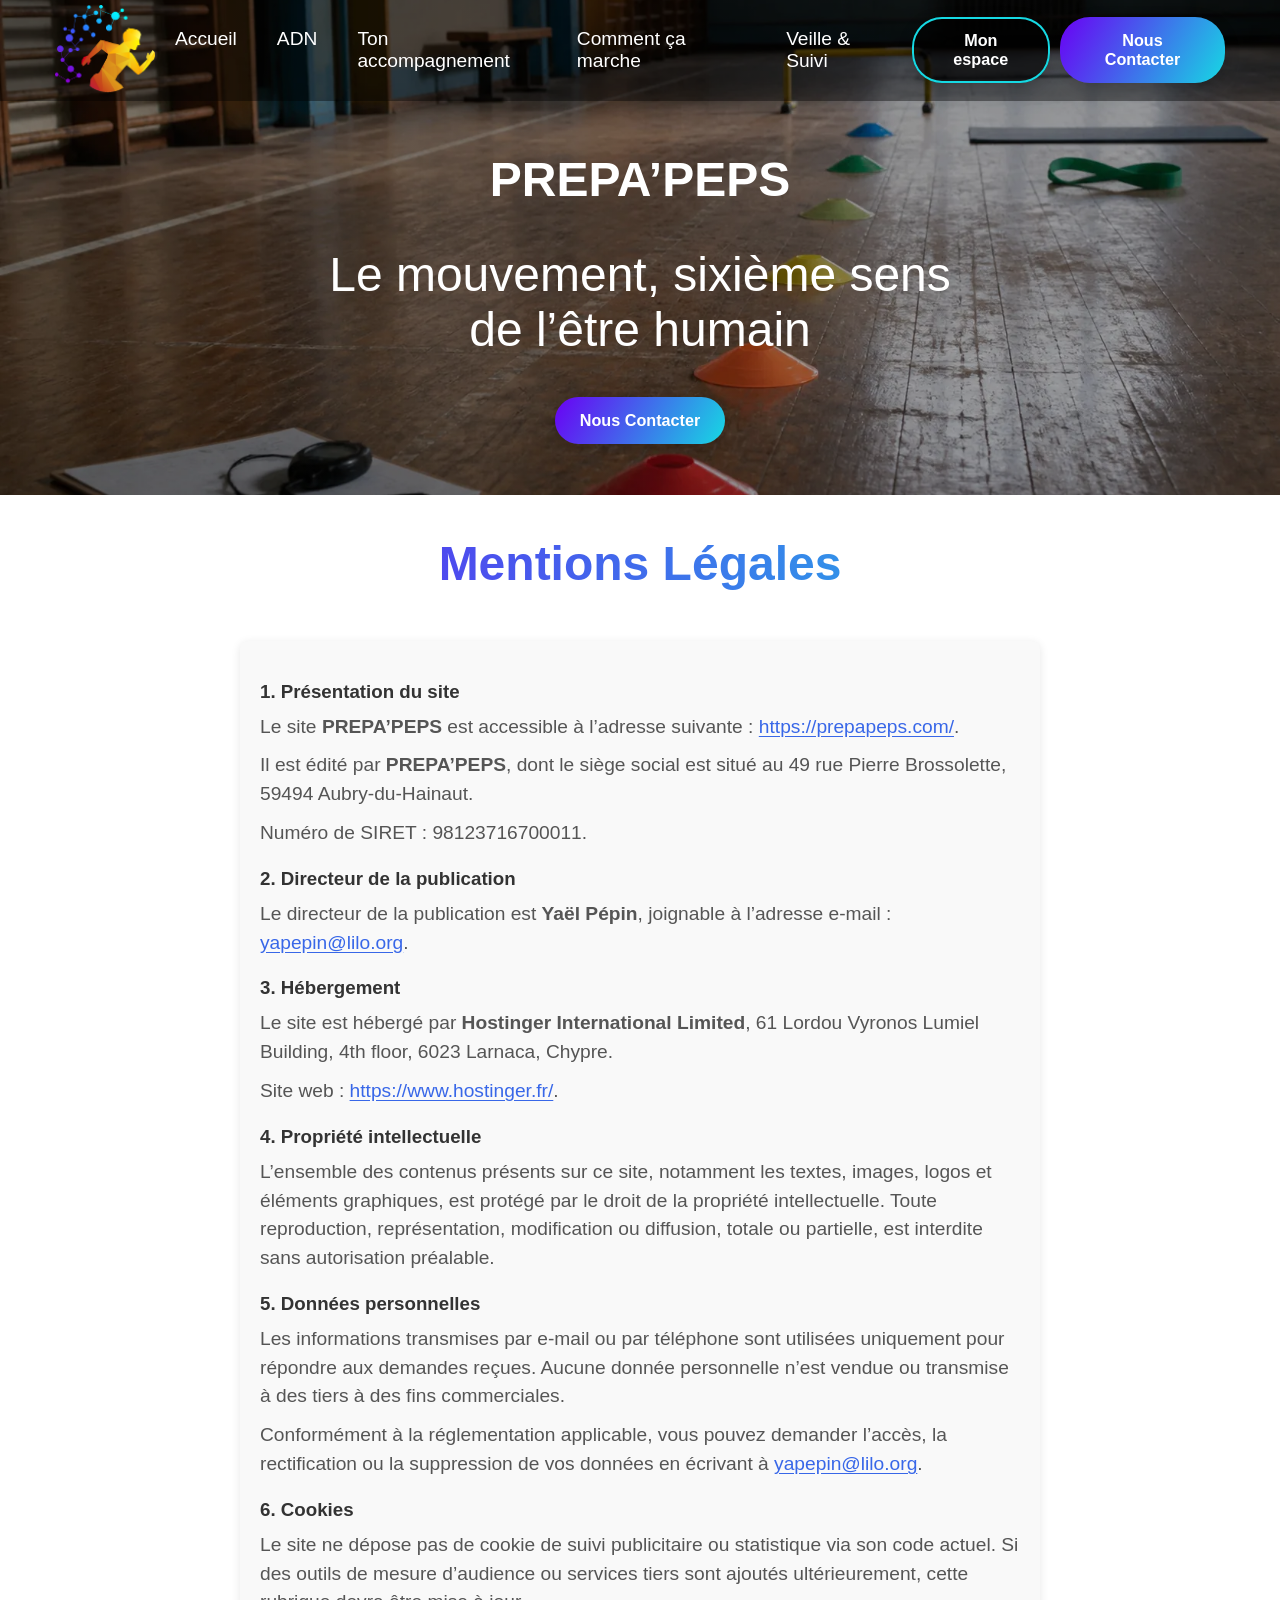
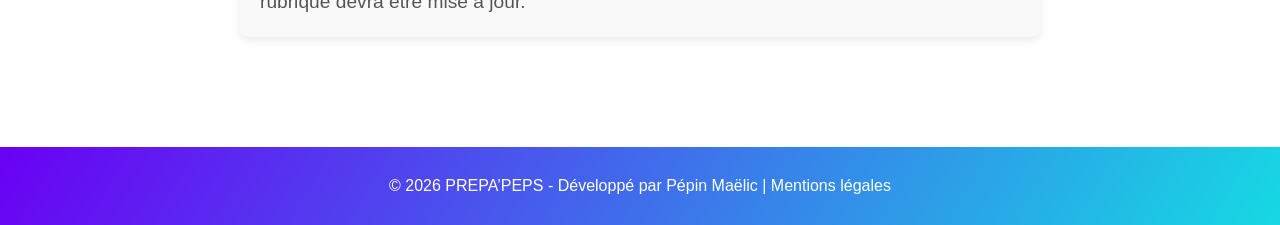
<file: pages/mentions-legales.html>
<!DOCTYPE html>
<html lang="fr">
<head>
    <meta charset="UTF-8">
    <meta name="viewport" content="width=device-width, initial-scale=1.0">
    <title>PREPA’PEPS - Mentions légales</title>
    <link rel="stylesheet" href="../assets/css/styles.css">
    <link rel="icon" type="image/png" href="../assets/images/LOGO/COULEUR/logo-peps.png">
    <meta name="description" content="Mentions légales du site PREPA’PEPS, le mouvement, sixième sens de l’être humain.">
    <meta name="keywords" content="Coach sportif, préparation physique, suivi athlétique, remise en forme, sport collectif, sport individuel">
    <meta name="author" content="PREPA’PEPS - Le mouvement, sixième sens de l’être humain">
    <link rel="canonical" href="https://prepapeps.com/pages/mentions-legales.html">
    <meta property="og:type" content="website">
    <meta property="og:locale" content="fr_FR">
    <meta property="og:site_name" content="PREPA’PEPS">
    <meta property="og:title" content="PREPA’PEPS - Mentions légales">
    <meta property="og:description" content="Mentions légales du site PREPA’PEPS, le mouvement, sixième sens de l’être humain.">
    <meta property="og:url" content="https://prepapeps.com/pages/mentions-legales.html">
    <meta property="og:image" content="https://prepapeps.com/assets/images/LOGO/COULEUR/Logo_modifie.png">
    <meta name="twitter:card" content="summary_large_image">
    <meta name="twitter:title" content="PREPA’PEPS - Mentions légales">
    <meta name="twitter:description" content="Mentions légales du site PREPA’PEPS, le mouvement, sixième sens de l’être humain.">
    <meta name="twitter:image" content="https://prepapeps.com/assets/images/LOGO/COULEUR/Logo_modifie.png">
</head>
<body>
    <div class="background-img url-how"></div>
    <header class="header">
        <div class="test">
            <div class="header-logo">
                <img src="../assets/images/LOGO/COULEUR/icon.png" alt="Logo PREPA’PEPS" decoding="async">
            </div>
            <button class="hamburger" id="hamburger" type="button" aria-label="Ouvrir le menu" aria-controls="nav-menu" aria-expanded="false">
                <span></span>
                <span></span>
                <span></span>
            </button>
        </div>
        <nav class="header-nav" id="nav-menu">
            <ul>
                <li><a href="../index.html">Accueil</a></li>
                <li><a href="adn.html">ADN</a></li>
                <li><a href="accompagnement.html">Ton accompagnement</a></li>
                <li><a href="comment-ca-marche.html">Comment ça marche</a></li>
                <li><a href="veille.html">Veille & Suivi</a></li>
                <li class="nav-app-link"><a class="" href="https://app.prepapeps.com/">Mon espace</a></li>
                <li class="nav-contact-link"><a href="contact.html">Nous contacter</a></li>
            </ul>
        </nav>
        <div class="header-btn">
            <a class="btn btn-space" href="https://app.prepapeps.com/">Mon espace</a>
            <a class="btn" href="contact.html">Nous Contacter</a>
        </div>
    </header>

    <section class="hero">
        <div class="hero-text">
            <p class="hero-brand">PREPA’PEPS</p>
            <p>Le mouvement, sixième sens<br>de l’être humain</p>
            <a class="btn" href="contact.html">Nous Contacter</a>
        </div>
    </section>

    <main>
        <section class="container">
            <div class="container-titre">
                <h1>Mentions Légales</h1>
            </div>
            <div class="container-mentions">
                <h3>1. Présentation du site</h3>
                <p>
                    Le site <strong>PREPA’PEPS</strong> est accessible à l’adresse suivante :
                    <a href="https://prepapeps.com/">https://prepapeps.com/</a>.
                </p>
                <p>
                    Il est édité par <strong>PREPA’PEPS</strong>, dont le siège social est situé au
                    49 rue Pierre Brossolette, 59494 Aubry-du-Hainaut.
                </p>
                <p>
                    Numéro de SIRET : 98123716700011.
                </p>

                <h3>2. Directeur de la publication</h3>
                <p>
                    Le directeur de la publication est <strong>Yaël Pépin</strong>, joignable à l’adresse e-mail : <a href="mailto:yapepin@lilo.org">yapepin@lilo.org</a>.
                </p>

                <h3>3. Hébergement</h3>
                <p>
                    Le site est hébergé par <strong>Hostinger International Limited</strong>,
                    61 Lordou Vyronos Lumiel Building, 4th floor, 6023 Larnaca, Chypre.
                </p>
                <p>
                    Site web : <a href="https://www.hostinger.fr/">https://www.hostinger.fr/</a>.
                </p>

                <h3>4. Propriété intellectuelle</h3>
                <p>
                    L’ensemble des contenus présents sur ce site, notamment les textes, images, logos et éléments graphiques, est protégé par le droit de la propriété intellectuelle. Toute reproduction, représentation, modification ou diffusion, totale ou partielle, est interdite sans autorisation préalable.
                </p>

                <h3>5. Données personnelles</h3>
                <p>
                    Les informations transmises par e-mail ou par téléphone sont utilisées uniquement pour répondre aux demandes reçues. Aucune donnée personnelle n’est vendue ou transmise à des tiers à des fins commerciales.
                </p>
                <p>
                    Conformément à la réglementation applicable, vous pouvez demander l’accès, la rectification ou la suppression de vos données en écrivant à <a href="mailto:yapepin@lilo.org">yapepin@lilo.org</a>.
                </p>

                <h3>6. Cookies</h3>
                <p>
                    Le site ne dépose pas de cookie de suivi publicitaire ou statistique via son code actuel. Si des outils de mesure d’audience ou services tiers sont ajoutés ultérieurement, cette rubrique devra être mise à jour.
                </p>

            </div>
        </section>
    </main>

    <footer>
        <p>&copy; 2026 PREPA’PEPS - Développé par Pépin Maëlic | <a class="link-footer" href="mentions-legales.html">Mentions légales</a> </p>
    </footer>

    <script src="../assets/js/script.js"></script>
</body>
</html>
</file>
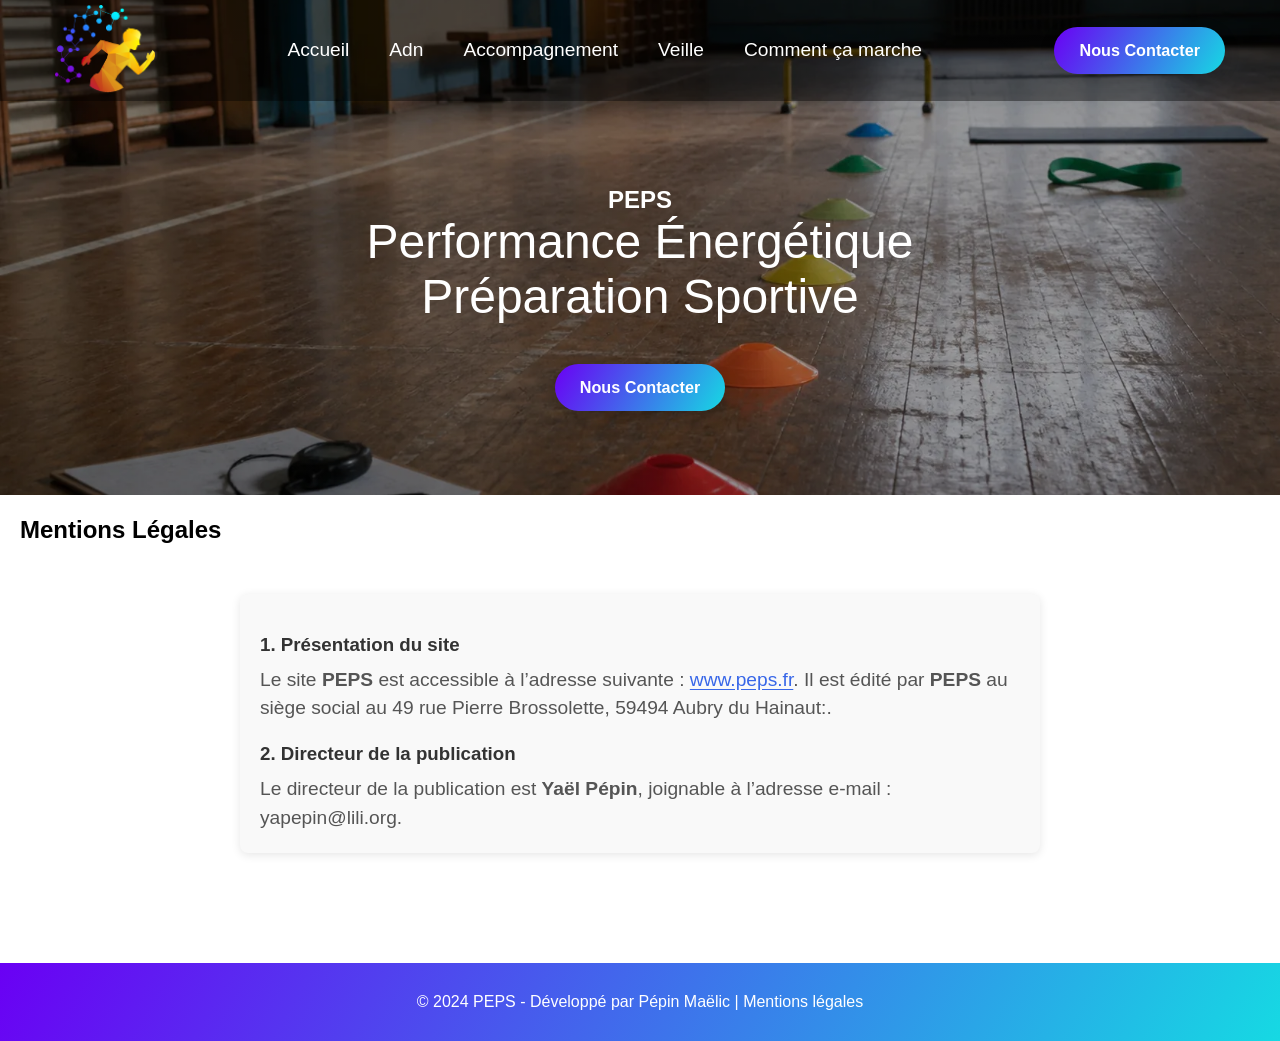
<file: pages/mentions-légales.html>
<!DOCTYPE html>
<html lang="fr">
<head>
    <meta charset="UTF-8">
    <meta name="viewport" content="width=device-width, initial-scale=1.0">
    <title>PEPS - Veille</title>
    <link rel="stylesheet" href="../assets/css/styles.css">
    <link rel="icon" type="image/png" href="../assets/images/LOGO/COULEUR/logo-peps.png">
    <meta name="description" content="PEPS, Performance Energétique et Performance Sportive, accompagne les individus dans leur accomplissement sportif, en se basant sur la proximité, l'adaptabilité et le partage, pour une performance physique et mentale durable">
    <meta name="keywords" content="Coach sportif, préparation physique, suivi athlétique, remise en forme, sport collectif, sport individuel">
    <meta name="author" content="PEPS - Performance energétique, préparation sportive">
</head>
<body>
    <div class="background-img url-how"></div>
    <header class="header">
        <div class="test">
            <div class="header-logo">
                <img src="../assets/images/LOGO/COULEUR/icon.png" alt="Logo PEPS">
            </div>
            <div class="hamburger" id="hamburger">
                <span></span>
                <span></span>
                <span></span>
            </div>
        </div>
        <nav class="header-nav" id="nav-menu">
            <ul>
                <li><a href="../accueil.html">Accueil</a></li>
                <li><a href="adn.html">Adn</a></li>
                <li><a href="accompagnement.html">Accompagnement</a></li>
                <li><a href="veille.html">Veille</a></li>
                <li><a href="comment-ça-marche.html">Comment ça marche</a></li>
            </ul>
        </nav>
        <div class="header-btn">
            <a class="btn" href="../pages/contact.html">Nous Contacter</a>
        </div>
    </header>

    <section class="hero">
        <div class="hero-text">
            <h1>PEPS</h1>
            <p>Performance Énergétique <br> Préparation Sportive</p>
            <a class="btn" href="../pages/contact.html">Nous Contacter</a>
        </div>
    </section>

    <main>
        <section class="container">
            <div class="container-titre">
                <h2>Mentions Légales</h2>
            </div>
            <div class="container-mentions">
                <h3>1. Présentation du site</h3>
                <p>
                    Le site <strong>PEPS</strong> est accessible à l’adresse suivante : <a href="../accueil.html">www.peps.fr</a>.
                    Il est édité par <strong>PEPS</strong> au siège social au 49 rue Pierre Brossolette, 59494 Aubry du Hainaut:.
                </p>

                <h3>2. Directeur de la publication</h3>
                <p>
                    Le directeur de la publication est <strong>Yaël Pépin</strong>, joignable à l’adresse e-mail : yapepin@lili.org</a>.
                </p>

            </div>
        </section>
    </main>

    <footer>
        <p>&copy; 2024 PEPS - Développé par Pépin Maëlic | <a class="link-footer" href="mentions-légales.html">Mentions légales</a> </p>
    </footer>

    <script src="../assets/js/script.js"></script>
</body>
</html>
</file>
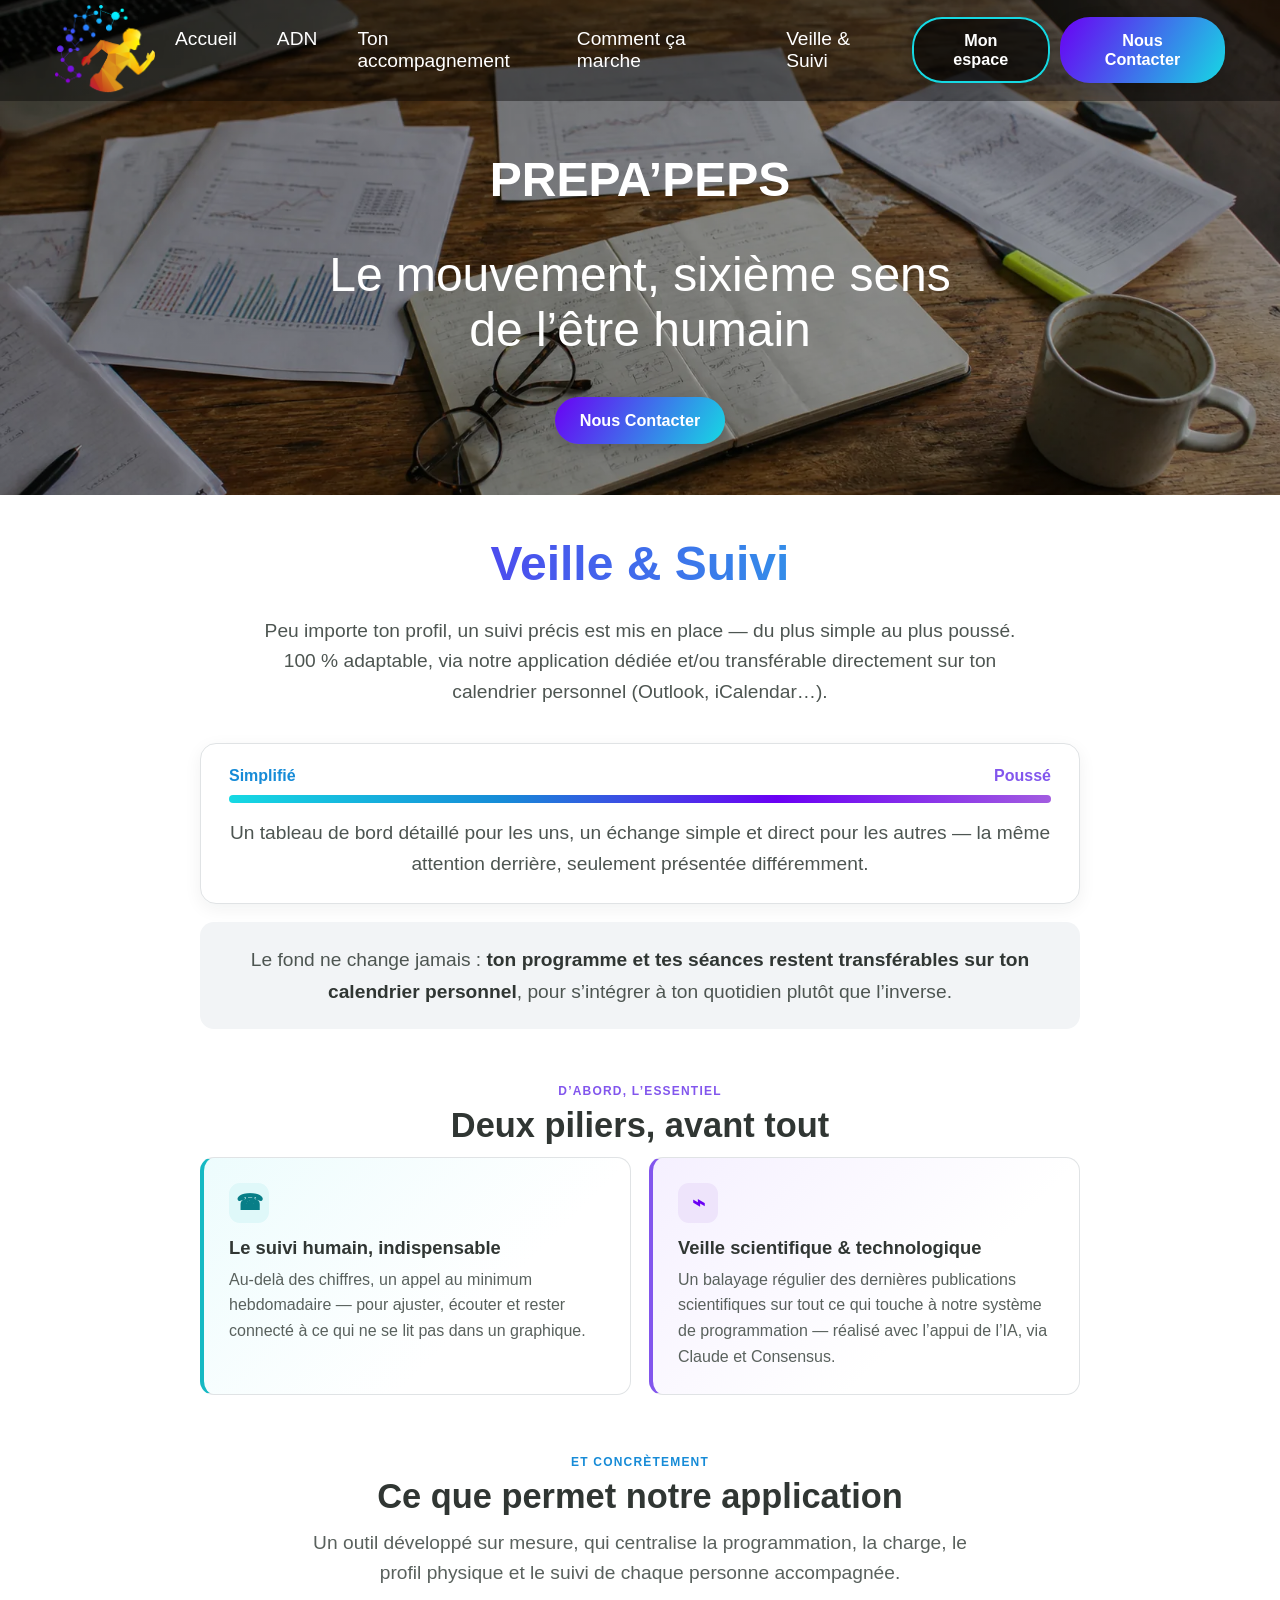
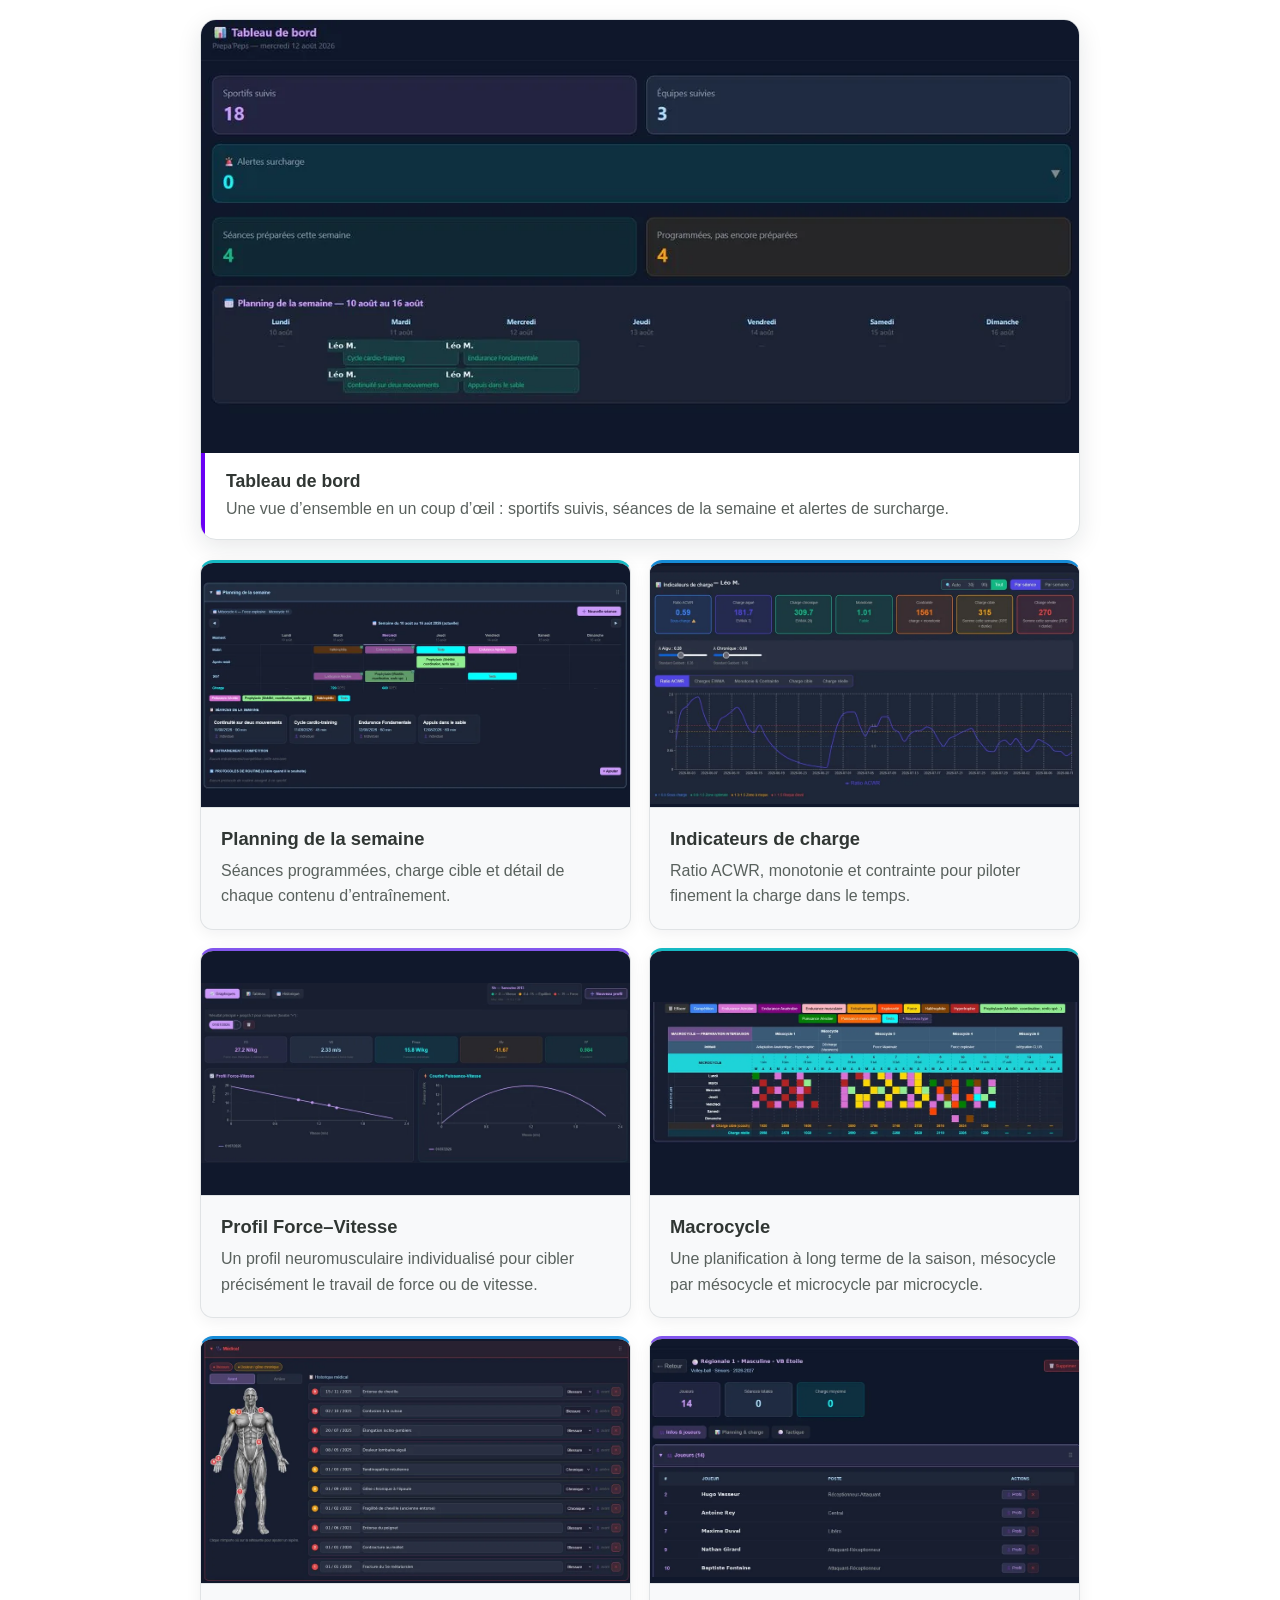
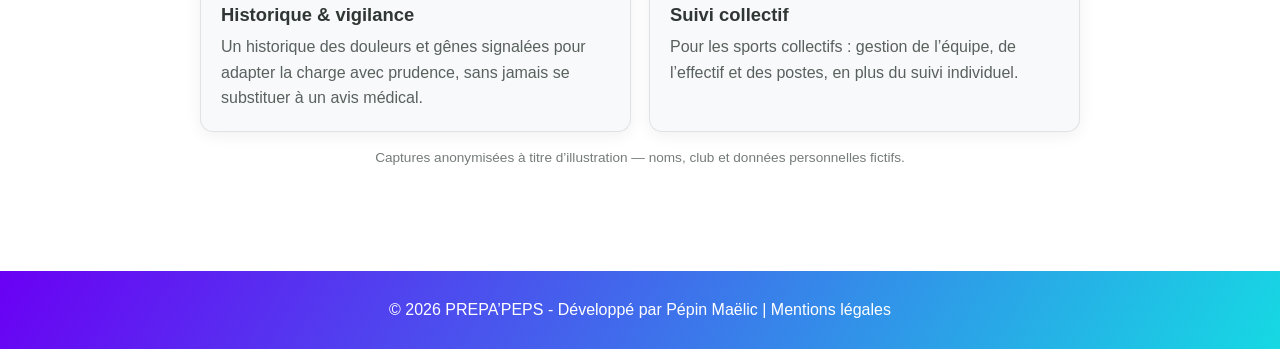
<file: pages/veille.html>
<!DOCTYPE html>
<html lang="fr">
<head>
    <meta charset="UTF-8">
    <meta name="viewport" content="width=device-width, initial-scale=1.0">
    <title>PREPA’PEPS - Veille & Suivi</title>
    <link rel="stylesheet" href="../assets/css/styles.css">
    <link rel="icon" type="image/png" href="../assets/images/LOGO/COULEUR/logo-peps.png">
    <meta name="description" content="Découvrez le suivi humain, scientifique et technologique de PREPA’PEPS, ainsi que les outils de programmation et de suivi proposés dans son application.">
    <meta name="keywords" content="Coach sportif, préparation physique, suivi athlétique, remise en forme, sport collectif, sport individuel">
    <meta name="author" content="PREPA’PEPS - Le mouvement, sixième sens de l’être humain">
    <link rel="canonical" href="https://prepapeps.com/pages/veille.html">
    <meta property="og:type" content="website">
    <meta property="og:locale" content="fr_FR">
    <meta property="og:site_name" content="PREPA’PEPS">
    <meta property="og:title" content="PREPA’PEPS - Veille &amp; Suivi">
    <meta property="og:description" content="Découvrez le suivi humain, scientifique et technologique de PREPA’PEPS, ainsi que les outils de programmation et de suivi proposés dans son application.">
    <meta property="og:url" content="https://prepapeps.com/pages/veille.html">
    <meta property="og:image" content="https://prepapeps.com/assets/images/LOGO/COULEUR/Logo_modifie.png">
    <meta name="twitter:card" content="summary_large_image">
    <meta name="twitter:title" content="PREPA’PEPS - Veille &amp; Suivi">
    <meta name="twitter:description" content="Découvrez le suivi humain, scientifique et technologique de PREPA’PEPS, ainsi que les outils de programmation et de suivi proposés dans son application.">
    <meta name="twitter:image" content="https://prepapeps.com/assets/images/LOGO/COULEUR/Logo_modifie.png">
</head>
<body>
    <div class="background-img url-veille"></div>
    <header class="header">
        <div class="test">
            <div class="header-logo">
                <img src="../assets/images/LOGO/COULEUR/icon.png" alt="Logo PREPA’PEPS" decoding="async">
            </div>
            <button class="hamburger" id="hamburger" type="button" aria-label="Ouvrir le menu" aria-controls="nav-menu" aria-expanded="false">
                <span></span>
                <span></span>
                <span></span>
            </button>
        </div>
        <nav class="header-nav" id="nav-menu">
            <ul>
                <li><a href="../index.html">Accueil</a></li>
                <li><a href="adn.html">ADN</a></li>
                <li><a href="accompagnement.html">Ton accompagnement</a></li>
                <li><a href="comment-ca-marche.html">Comment ça marche</a></li>
                <li><a href="veille.html" aria-current="page">Veille & Suivi</a></li>
                <li class="nav-app-link"><a class="" href="https://app.prepapeps.com/">Mon espace</a></li>
                <li class="nav-contact-link"><a href="contact.html">Nous contacter</a></li>
            </ul>
        </nav>
        <div class="header-btn">
            <a class="btn btn-space" href="https://app.prepapeps.com/">Mon espace</a>
            <a class="btn" href="contact.html">Nous Contacter</a>
        </div>
    </header>

    <section class="hero">
        <div class="hero-text">
            <p class="hero-brand">PREPA’PEPS</p>
            <p>Le mouvement, sixième sens<br>de l’être humain</p>
            <a class="btn" href="contact.html">Nous Contacter</a>
        </div>
    </section>

    <main>
        <section class="container veille-page">
            <div class="container-titre">
                <h1>Veille &amp; Suivi</h1>
            </div>

            <p class="page-intro veille-intro">Peu importe ton profil, un suivi précis est mis en place — du plus simple au plus poussé. 100&nbsp;% adaptable, via notre application dédiée et/ou transférable directement sur ton calendrier personnel (Outlook, iCalendar…).</p>

            <div class="veille-spectrum" aria-label="Un suivi adaptable, du plus simple au plus poussé">
                <div class="veille-spectrum-labels">
                    <span>Simplifié</span>
                    <span>Poussé</span>
                </div>
                <div class="veille-spectrum-bar" aria-hidden="true"></div>
                <p>Un tableau de bord détaillé pour les uns, un échange simple et direct pour les autres — la même attention derrière, seulement présentée différemment.</p>
            </div>

            <aside class="veille-calendar-note">
                <p>Le fond ne change jamais : <strong>ton programme et tes séances restent transférables sur ton calendrier personnel</strong>, pour s’intégrer à ton quotidien plutôt que l’inverse.</p>
            </aside>

            <section class="veille-section" aria-labelledby="veille-pillars-title">
                <p class="veille-eyebrow">D’abord, l’essentiel</p>
                <h2 id="veille-pillars-title">Deux piliers, avant tout</h2>
                <div class="veille-pillars">
                    <article class="veille-pillar veille-pillar-human">
                        <span class="veille-icon" aria-hidden="true">☎</span>
                        <h3>Le suivi humain, indispensable</h3>
                        <p>Au-delà des chiffres, un appel au minimum hebdomadaire — pour ajuster, écouter et rester connecté à ce qui ne se lit pas dans un graphique.</p>
                    </article>
                    <article class="veille-pillar veille-pillar-science">
                        <span class="veille-icon" aria-hidden="true">⌁</span>
                        <h3>Veille scientifique &amp; technologique</h3>
                        <p>Un balayage régulier des dernières publications scientifiques sur tout ce qui touche à notre système de programmation — réalisé avec l’appui de l’IA, via Claude et Consensus.</p>
                    </article>
                </div>
            </section>

            <section class="veille-section" aria-labelledby="veille-app-title">
                <p class="veille-eyebrow veille-eyebrow-app">Et concrètement</p>
                <h2 id="veille-app-title">Ce que permet notre application</h2>
                <p class="veille-section-intro">Un outil développé sur mesure, qui centralise la programmation, la charge, le profil physique et le suivi de chaque personne accompagnée.</p>

                <figure class="veille-dashboard">
                    <img src="../assets/images/tableau-de-bord-prepapeps.webp" alt="Tableau de bord de l’application PREPA’PEPS affichant les sportifs, équipes, alertes et séances de la semaine" loading="lazy" decoding="async">
                    <figcaption>
                        <strong>Tableau de bord</strong>
                        <span>Une vue d’ensemble en un coup d’œil : sportifs suivis, séances de la semaine et alertes de surcharge.</span>
                    </figcaption>
                </figure>

                <div class="veille-features">
                    <article>
                        <img src="../assets/images/planning-semaine-prepapeps.webp" alt="Planning hebdomadaire des séances dans l’application PREPA’PEPS" loading="lazy" decoding="async">
                        <div><h3>Planning de la semaine</h3><p>Séances programmées, charge cible et détail de chaque contenu d’entraînement.</p></div>
                    </article>
                    <article>
                        <img src="../assets/images/indicateurs-charge-prepapeps.webp" alt="Graphiques et indicateurs de charge d’un sportif dans l’application PREPA’PEPS" loading="lazy" decoding="async">
                        <div><h3>Indicateurs de charge</h3><p>Ratio ACWR, monotonie et contrainte pour piloter finement la charge dans le temps.</p></div>
                    </article>
                    <article>
                        <img src="../assets/images/profil-force-vitesse-prepapeps.webp" alt="Profil Force–Vitesse et courbe Puissance–Vitesse dans l’application PREPA’PEPS" loading="lazy" decoding="async">
                        <div><h3>Profil Force–Vitesse</h3><p>Un profil neuromusculaire individualisé pour cibler précisément le travail de force ou de vitesse.</p></div>
                    </article>
                    <article>
                        <img src="../assets/images/macrocycle-prepapeps.webp" alt="Planification d’un macrocycle sportif dans l’application PREPA’PEPS" loading="lazy" decoding="async">
                        <div><h3>Macrocycle</h3><p>Une planification à long terme de la saison, mésocycle par mésocycle et microcycle par microcycle.</p></div>
                    </article>
                    <article>
                        <img src="../assets/images/historique-vigilance-prepapeps.webp" alt="Historique des douleurs et gênes signalées dans l’application PREPA’PEPS" loading="lazy" decoding="async">
                        <div><h3>Historique &amp; vigilance</h3><p>Un historique des douleurs et gênes signalées pour adapter la charge avec prudence, sans jamais se substituer à un avis médical.</p></div>
                    </article>
                    <article>
                        <img src="../assets/images/suivi-collectif-prepapeps.webp" alt="Gestion d’une équipe et de son effectif dans l’application PREPA’PEPS" loading="lazy" decoding="async">
                        <div><h3>Suivi collectif</h3><p>Pour les sports collectifs : gestion de l’équipe, de l’effectif et des postes, en plus du suivi individuel.</p></div>
                    </article>
                </div>
                <p class="veille-gallery-note">Captures anonymisées à titre d’illustration — noms, club et données personnelles fictifs.</p>
            </section>
        </section>
    </main>

    <footer>
        <p>&copy; 2026 PREPA’PEPS - Développé par Pépin Maëlic | <a class="link-footer" href="mentions-legales.html">Mentions légales</a> </p>
    </footer>

    <script src="../assets/js/script.js"></script>
</body>
</html>
</file>
<file: assets/css/styles.css>
/* ========================================*/
/* ============ CSS PRINCIPAL  ============*/
/* ========================================*/

*, ::before, ::after{
    margin: 0;
    box-sizing: border-box;
    padding: 0;
    font-family: 'Montserrat', sans-serif;
}

html {
    min-width: 320px;
    scroll-behavior: smooth;
}

body {
    display: flex;
    flex-direction: column;
    min-height: 100vh;
    overflow-x: hidden;
}

main {
    flex: 1 0 auto;
}

img{
    display: block;
    width: 100%;
    height: 100%;
    object-fit: cover;
}

a{
    text-decoration: none;
}

ul{
    list-style: none;
}

.sr-only {
    position: absolute;
    width: 1px;
    height: 1px;
    padding: 0;
    margin: -1px;
    overflow: hidden;
    clip: rect(0, 0, 0, 0);
    white-space: nowrap;
    border: 0;
}

.btn {
    display: inline-block;
    background: linear-gradient(120deg, #6a00f4, #16d9e3);
    border: none;
    border-radius: 30px;
    padding: 14px 25px;
    color: white;
    font-size: clamp(0.95rem, 1.8vh, 1.05rem);
    font-weight: bold;
    text-align: center;
    text-decoration: none;
    box-shadow: 0 4px 15px rgba(0, 0, 0, 0.2);
    transition: transform 0.3s ease, box-shadow 0.3s ease;
    cursor: pointer;
}

.btn:hover {
    transform: scale(1.05);
    box-shadow: 0 6px 20px rgba(0, 0, 0, 0.3);
}


footer{
    background: linear-gradient(120deg, #6a00f4, #16d9e3);
    text-align: center;
    padding: 30px 5px;
    margin-top: 40px;
    bottom: 0;
    width: 100%;
    color: #ffffff;
}

.link-footer{
    color: #FFFFFF;
}

.link-footer:hover{
    color: #ffffff;
    text-decoration: underline;
    text-underline-offset: 3px;
}

/* ========================================*/
/* ========= FIN CSS PRINCIPAL  ===========*/
/* ========================================*/

/* ========================================*/
/* ============ Hamburger Menu ============*/
/* ========================================*/
.hamburger {
    position: relative;
    background: rgba(0, 0, 0, 0.45);
    border: 1px solid rgba(255, 255, 255, 0.3);
    border-radius: 50%;
    display: none;
    flex-direction: column;
    justify-content: center;
    align-items: center;
    gap: 5px;
    width: 46px;
    height: 46px;
    cursor: pointer;
    padding: 11px;
    transition: background-color 0.2s ease, border-color 0.2s ease;
}

.hamburger:focus-visible,
a:focus-visible,
.btn:focus-visible {
    outline: 3px solid #16d9e3;
    outline-offset: 4px;
}

.hamburger span {
    height: 2px;
    width: 22px;
    background-color: #ffffff;
    border-radius: 999px;
    transform-origin: center;
    transition: transform 0.25s ease, opacity 0.2s ease;
}

.hamburger:hover,
.hamburger[aria-expanded="true"] {
    background: rgba(0, 0, 0, 0.72);
    border-color: #16d9e3;
}

.hamburger[aria-expanded="true"] span:nth-child(1) {
    transform: translateY(7px) rotate(45deg);
}

.hamburger[aria-expanded="true"] span:nth-child(2) {
    opacity: 0;
}

.hamburger[aria-expanded="true"] span:nth-child(3) {
    transform: translateY(-7px) rotate(-45deg);
}

/* Styles pour le menu nav */
.header-nav {
    display: flex;
}

.header-btn {
    display: flex;
    align-items: center;
    gap: 10px;
}

.btn-space {
    background: rgba(0, 0, 0, 0.65);
    box-shadow: inset 0 0 0 2px #16d9e3, 0 4px 15px rgba(0, 0, 0, 0.2);
}

.header-nav .nav-app-link,
.header-nav .nav-contact-link {
    display: none;
}

.header-nav ul {
    display: flex;
}

.header-nav ul li {
    padding: 0 20px;
}


@media (max-width: 1100px) {
    .test{
        width: 100%;
        display: flex;
        justify-content: space-between;
        text-align: center;
        align-items: center;
    }
    .header-nav {
        display: none;
    }

    .hamburger {
        display: flex;
    }

    .header-nav.active {
        display: block;
        position: absolute;
        top: calc(100% + 10px);
        right: 20px;
        left: 20px;
        width: auto;
        max-height: calc(100vh - 110px);
        overflow-y: auto;
        padding: 12px;
        border: 1px solid rgba(255, 255, 255, 0.16);
        border-radius: 18px;
        background: rgba(13, 18, 16, 0.96);
        box-shadow: 0 18px 45px rgba(0, 0, 0, 0.38);
        backdrop-filter: blur(14px);
        z-index: 20;
    }

    .header-nav.active ul {
        display: flex;
        flex-direction: column;
        align-items: stretch;
        gap: 4px;
        padding: 0;
    }

    .header-nav.active ul li {
        padding: 0;
        text-align: left;
    }

    .header-nav.active ul li a {
        display: flex;
        align-items: center;
        min-height: 48px;
        padding: 12px 15px;
        border-radius: 11px;
        color: #ffffff;
        font-size: 1rem;
        font-weight: 600;
        transition: background-color 0.2s ease, color 0.2s ease;
    }

    .header-nav.active ul li a:hover,
    .header-nav.active ul li a:focus-visible {
        background: rgba(255, 255, 255, 0.1);
    }

    .header-nav.active ul li a[aria-current="page"] {
        background: linear-gradient(120deg, rgba(106, 0, 244, 0.55), rgba(22, 217, 227, 0.35));
        box-shadow: inset 3px 0 0 #16d9e3;
    }

    .header-btn {
        display: none;
    }

    .header-nav.active .nav-app-link {
        display: block;
        margin-top: 8px;
        padding-top: 8px;
        border-top: 1px solid rgba(255, 255, 255, 0.14);
    }

    .header-nav.active .nav-app-link a {
        justify-content: center;
        border: 1px solid #16d9e3;
        background: rgba(22, 217, 227, 0.08);
        color: #ffffff;
    }

    .header-nav.active .nav-contact-link {
        display: block;
    }

    .header-nav.active .nav-contact-link a {
        justify-content: center;
        background: linear-gradient(120deg, #6a00f4, #16b9c3);
        color: #ffffff;
    }
}

/* ========================================*/
/* ============ Fin Hamburger Menu ========*/
/* ========================================*/


/* ========================================*/
/* ============ PAGE D'ACCUEIL ============*/
/* ========================================*/
.main-container-index {
    position: relative;
    /*padding: 7px;*/
    height: 100vh;
    min-height: 100vh;
    overflow: hidden;
    z-index: 1;
}

.home-space {
    position: absolute;
    top: 20px;
    right: 20px;
    z-index: 5;
    background: rgba(0, 0, 0, 0.75);
    box-shadow: inset 0 0 0 2px #16d9e3, 0 4px 15px rgba(0, 0, 0, 0.25);
}

.logo-center{
    position: absolute;
    left: 50%;
    top: 50%;
    display: flex;
    align-items: center;
    justify-content: center;
    transform: translate(-50%, -50%);
    width: 340px;
    height: 340px;
    background-color: #000000;
    border-radius: 50%;
    border: solid 6px #ffffff;
    z-index: 3;
}

.logo-center > img{
    width: 230px;
    height: 230px;
    object-fit: contain;
}

.row-top{
    display: grid;
    height: 50vh;
    grid-template-columns: 50% 50%;
    z-index: 2;
}

.row-bottom{
    display: grid;
    height: 50vh;
    grid-template-columns: 25% 50% 25% ;
    z-index: 2;
}

.link{
    position: relative;
    display: block;
    text-align: center;
    padding: 3px;
    overflow: hidden;
}

.link::after {
    content: "";
    position: absolute;
    inset: 3px;
    z-index: 1;
    background: rgba(0, 0, 0, 0.24);
    pointer-events: none;
}

.link-img{
    /*width: 720px;*/
    height: 100%;
    transition: transform 0.3s ease;
}

.link:hover img {
    transform: scale(1.02);
}

.img-bottom{
    height: auto;
}

.link-text {
    position: absolute;
    left: 50%;
    top: 50%;
    transform: translate(-50%, -50%);
    color: white;
    width: min(90%, 720px);
    font-size: clamp(1.3rem, 5vh, 3rem);
    line-height: 1.1;
    text-shadow: 2px 2px 4px rgba(0, 0, 0, 0.7);
    z-index: 2;
}

/* ========================================*/
/* ========== FIN PAGE D'ACCUEIL ==========*/
/* ========================================*/


/* ========================================*/
/* =============== PAGE ADN ===============*/
/* ========================================*/
.header{
    position: relative;
    display: flex;
    justify-content: space-between;
    align-items: center;
    padding: 5px 55px;
    width: 100%;
    background-color: rgba(0, 0, 0, 0.4);
}

.background-img{
    position: absolute;
    top: 0;
    left: 0;
    width: 100%;
    height: 495px;
    background-size: cover;
    background-position: center;
    z-index: -1;
}

.url-adn{
    background-image: url("../images/image-background-adn.webp");
}

.url-veille{
    background-image: linear-gradient(rgba(0, 0, 0, 0.32), rgba(0, 0, 0, 0.32)), url("../images/veille-suivi-naturelle.webp");
}

.url-how{
    background-image: linear-gradient(rgba(0, 0, 0, 0.32), rgba(0, 0, 0, 0.32)), url("../images/deroulement-prestation-naturelle.webp");
}

.url-accompagnement{
    background-image: url("../images/accompagnements.webp");
}

.url-contact{
    background-image: linear-gradient(rgba(0, 0, 0, 0.32), rgba(0, 0, 0, 0.32)), url("../images/contact-naturelle.webp");
}

.header-logo{
    width: 100px;
    top: 0;
}

.header-logo img{
    height: auto;
    object-fit: contain;
}

.header-nav ul li a {
    text-decoration: none;
    color: #ffffff;
    font-size: 1.2em;
}

.hero{
    display: flex;
    flex-direction: column;
    align-items: center;
    justify-content: center;
    min-height: 395px;
    padding: 20px;
}

.hero-text {
    text-align: center;
    color: white;
}

.hero-brand {
    display: block;
    font-size: 4em;
    font-weight: bold;
    margin-bottom: 20px;
}

.hero-text p {
    font-size: 3em;
    margin-bottom: 40px;
}

.container{
    width: 100%;
    max-width: 1440px;
    margin: 0 auto;
    padding: 20px;
    margin-top: 0;
}

.container-short {
    display: flex;
    align-items: center;
    justify-content: center;
    margin-top: 0;
}

.container-short .container-titre h1 {
    margin: 0;
}

.container-titre h1 {
    text-align: center;
    font-size: clamp(2rem, 8vw, 3em);
    font-weight: bold;
    background: linear-gradient(90deg, #6a00f4, #16d9e3);
    -webkit-background-clip: text;
    -webkit-text-fill-color: transparent;
    overflow-wrap: anywhere;
    margin-bottom: 40px;
    margin-top: 20px;
}

.container p {
    font-size: 1.2em;
    line-height: 1.2;
}


/* ========================================*/
/* ============= FIN PAGE ADN =============*/
/* ========================================*/


/* ========================================*/
/* =============== PAGE ACC ===============*/
/* ========================================*/
.accompaniment-grid {
    display: grid;
    max-width: 1200px;
    margin: 0 auto;
    grid-template-columns: repeat(2, 1fr);
    gap: 20px;
    align-items: start;
}

.accompaniment-card {
    width: 100%;
    border: 1px solid #e0e3e5;
    border-radius: 16px;
    background: #ffffff;
    box-shadow: 0 5px 18px rgba(20, 25, 40, 0.08);
    overflow: hidden;
}

.accompaniment-card-solo {
    grid-column: 1 / -1;
    width: calc(50% - 10px);
    justify-self: center;
}

.accompaniment-toggle {
    position: relative;
    display: flex;
    width: 100%;
    min-height: 135px;
    align-items: center;
    justify-content: center;
    padding: 28px 58px 28px 26px;
    border: 0;
    background: linear-gradient(120deg, #6a00f4, #16aeba);
    color: #ffffff;
    font: inherit;
    font-size: 1.35rem;
    font-weight: 700;
    line-height: 1.25;
    text-align: center;
    cursor: pointer;
}

.accompaniment-toggle > span:first-child {
    max-width: 24ch;
}

.accompaniment-card:nth-child(even) .accompaniment-toggle {
    background: linear-gradient(120deg, #8256ed, #168bd7);
}

.accompaniment-card:nth-child(3n) .accompaniment-toggle {
    background: linear-gradient(120deg, #a25ce0, #596fec);
}

.accompaniment-toggle:hover {
    filter: brightness(1.06);
}

.accompaniment-toggle:focus-visible {
    outline: 3px solid #16d9e3;
    outline-offset: -4px;
}

.accompaniment-chevron {
    position: absolute;
    top: 16px;
    right: 16px;
    width: 28px;
    height: 28px;
    border-radius: 50%;
    background: rgba(255, 255, 255, 0.2);
}

.accompaniment-chevron::before {
    content: "";
    position: absolute;
    top: 8px;
    left: 9px;
    width: 8px;
    height: 8px;
    border-right: 2px solid #ffffff;
    border-bottom: 2px solid #ffffff;
    transform: rotate(45deg);
    transition: transform 0.2s ease;
}

.accompaniment-toggle[aria-expanded="true"] .accompaniment-chevron::before {
    top: 11px;
    transform: rotate(225deg);
}

.accompaniment-panel {
    padding: 21px 25px 24px;
    border-top: 1px solid #e8eaeb;
}

.accompaniment-panel[hidden] {
    display: none;
}

.accompaniment-panel p {
    margin: 0;
    color: #525b57;
    font-size: 1rem;
    line-height: 1.65;
}

@media (max-width: 768px) {
    .accompaniment-grid {
        grid-template-columns: 1fr;
    }

    .accompaniment-card-solo {
        grid-column: auto;
        width: 100%;
    }
}

@media (max-width: 480px) {
    .accompaniment-toggle {
        min-height: 112px;
        padding: 22px 52px 22px 20px;
        font-size: 1.15rem;
    }

    .accompaniment-panel {
        padding: 19px 20px 22px;
    }
}

/* ========================================*/
/* ============= FIN PAGE ACC =============*/
/* ========================================*/

/* ========================================*/
/* ======== CONTENUS ÉDITORIAUX ===========*/
/* ========================================*/

.container .page-intro {
    max-width: 680px;
    margin: -15px auto 35px;
    color: #4d5551;
    line-height: 1.6;
    text-align: center;
}

.value-list,
.tools-list {
    display: flex;
    flex-wrap: wrap;
    justify-content: center;
    gap: 10px;
}

.value-list {
    margin: -10px auto 40px;
}

.value-list li,
.tools-list li {
    border: 1px solid #d9dde0;
    border-radius: 999px;
    padding: 10px 17px;
    background: #f7f8f9;
    color: #3f4743;
    font-weight: 600;
}

.value-list li::before,
.tools-list li::before {
    content: "";
    display: inline-block;
    width: 8px;
    height: 8px;
    margin-right: 9px;
    border-radius: 50%;
    background: linear-gradient(120deg, #6a00f4, #16d9e3);
}

.adn-sections {
    display: grid;
    max-width: 800px;
    gap: 18px;
    margin: 0 auto;
}

.adn-section {
    padding: 24px 26px;
    border: 1px solid #e0e3e5;
    border-left: 4px solid #6a00f4;
    border-radius: 12px;
    background: linear-gradient(135deg, #f5f0ff, #ffffff 60%);
    box-shadow: 0 4px 14px rgba(0, 0, 0, 0.08);
}

.adn-section:nth-child(even) {
    border-left-color: #16b9c3;
    background: linear-gradient(135deg, #edfcfd, #ffffff 60%);
}

.adn-section .eyebrow {
    margin-bottom: 7px;
    color: #6a00f4;
    font-size: 0.75rem;
    font-weight: 700;
    letter-spacing: 0.1em;
    text-transform: uppercase;
}

.adn-section h2 {
    margin-bottom: 12px;
    color: #33383b;
    font-size: clamp(1.25rem, 3vw, 1.6rem);
}

.adn-section p {
    color: #525b57;
    line-height: 1.6;
}

.adn-section p + p {
    margin-top: 12px;
}

.adn-callout {
    margin-top: 20px;
    border-left-color: #a25ce0;
}

.training-badge {
    display: inline-block;
    padding: 7px 13px;
    border-radius: 999px;
    background: #eee4fb;
    color: #6a00f4 !important;
    font-size: 0.9rem !important;
    font-weight: 700;
}

.tools-section {
    max-width: 900px;
    margin: 55px auto 10px;
    padding-top: 40px;
    border-top: 1px solid #dfe3e5;
}

.tools-section h2 {
    margin-bottom: 25px;
    color: #33383b;
    text-align: center;
    font-size: clamp(1.6rem, 4vw, 2.1rem);
}

.tools-section h2 span {
    color: #6a00f4;
}

.steps-list {
    display: grid;
    max-width: 800px;
    gap: 14px;
    margin: 0 auto;
}

.step-card {
    border: 1px solid #e0e3e5;
    border-radius: 14px;
    background: #ffffff;
    box-shadow: 0 4px 14px rgba(0, 0, 0, 0.08);
    overflow: hidden;
}

.step-toggle {
    display: grid;
    width: 100%;
    grid-template-columns: auto 1fr auto;
    gap: 18px;
    align-items: center;
    padding: 18px 22px;
    border: 0;
    background: transparent;
    color: inherit;
    text-align: left;
    cursor: pointer;
}

.step-toggle:hover {
    background: #f7f8f9;
}

.step-toggle:focus-visible {
    outline: 3px solid #16d9e3;
    outline-offset: -3px;
}

.step-heading {
    display: grid;
    gap: 4px;
}

.step-number {
    display: flex;
    width: 48px;
    height: 48px;
    align-items: center;
    justify-content: center;
    border-radius: 12px;
    background: linear-gradient(120deg, #6a00f4, #16d9e3);
    color: #ffffff;
    font-size: 1.15rem;
    font-weight: 700;
}

.step-card:nth-child(even) .step-number {
    background: linear-gradient(120deg, #8b6fee, #4c8ff0);
}

.step-title,
.ongoing-note h2 {
    margin: 2px 0 9px;
    color: #33383b;
    font-size: clamp(1.15rem, 3vw, 1.45rem);
    font-weight: 700;
}

.step-card p,
.ongoing-note p {
    color: #525b57;
    line-height: 1.55;
}

.step-card .step-tag {
    margin: 0;
    color: #6a00f4;
    font-size: 0.76rem;
    font-weight: 700;
    letter-spacing: 0.06em;
    text-transform: uppercase;
}

.step-chevron {
    width: 12px;
    height: 12px;
    border-right: 2px solid #68706c;
    border-bottom: 2px solid #68706c;
    transform: rotate(45deg);
    transition: transform 0.2s ease;
}

.step-toggle[aria-expanded="true"] .step-chevron {
    transform: rotate(225deg);
}

.step-panel {
    padding: 18px 22px 22px 88px;
    border-top: 1px solid #e8eaeb;
}

.step-panel[hidden] {
    display: none;
}

.step-card .step-note {
    margin-top: 9px;
    color: #707975;
    font-size: 0.95rem;
    font-style: italic;
}

.ongoing-note {
    max-width: 800px;
    margin: 20px auto 0;
    padding: 20px 22px;
    border: 2px dashed #a9b0b4;
    border-radius: 14px;
    background: #f8f9fa;
}

@media (max-width: 480px) {
    .step-toggle {
        grid-template-columns: auto 1fr auto;
        gap: 12px;
        padding: 15px;
    }

    .step-panel {
        padding: 16px;
    }
}


/* ========================================*/
/* =========== PAGE VEILLE & SUIVI =========*/
/* ========================================*/

.veille-page {
    max-width: 1040px;
    padding-bottom: 65px;
}

.container .veille-intro {
    max-width: 780px;
}

.veille-spectrum {
    max-width: 880px;
    margin: 0 auto 18px;
    padding: 23px 28px;
    border: 1px solid #e0e3e5;
    border-radius: 16px;
    background: #ffffff;
    box-shadow: 0 5px 18px rgba(25, 28, 36, 0.06);
}

.veille-spectrum-labels {
    display: flex;
    justify-content: space-between;
    margin-bottom: 10px;
    color: #168bd7;
    font-weight: 700;
}

.veille-spectrum-labels span:last-child {
    color: #8256ed;
}

.veille-spectrum-bar {
    height: 8px;
    margin-bottom: 14px;
    border-radius: 999px;
    background: linear-gradient(90deg, #16d9e3, #168bd7, #6a00f4, #a25ce0);
}

.veille-spectrum p,
.veille-calendar-note p {
    margin: 0;
    color: #4d5551;
    line-height: 1.65;
    text-align: center;
}

.veille-calendar-note {
    max-width: 880px;
    margin: 0 auto 55px;
    padding: 22px 28px;
    border-radius: 14px;
    background: #f2f4f6;
}

.veille-calendar-note strong {
    color: #303633;
}

.veille-section {
    max-width: 880px;
    margin: 0 auto 60px;
}

.veille-section:last-child {
    margin-bottom: 0;
}

.veille-eyebrow {
    margin: 0 0 7px;
    color: #8256ed;
    font-size: 0.75rem !important;
    font-weight: 700;
    letter-spacing: 0.1em;
    text-align: center;
    text-transform: uppercase;
}

.veille-eyebrow-app {
    color: #168bd7;
}

.veille-section > h2 {
    margin: 0 0 12px;
    color: #303633;
    font-size: clamp(1.65rem, 4vw, 2.15rem);
    text-align: center;
}

.veille-section-intro {
    max-width: 680px;
    margin: 0 auto 30px;
    color: #59615d;
    line-height: 1.6 !important;
    text-align: center;
}

.veille-pillars,
.veille-features {
    display: grid;
    grid-template-columns: repeat(2, minmax(0, 1fr));
    gap: 18px;
}

.veille-pillar {
    padding: 25px;
    border: 1px solid #e0e3e5;
    border-left: 4px solid #16b9c3;
    border-radius: 14px;
    background: linear-gradient(135deg, #edfcfd, #ffffff 65%);
}

.veille-pillar-science {
    border-left-color: #8256ed;
    background: linear-gradient(135deg, #f5f0ff, #ffffff 65%);
}

.veille-icon {
    display: inline-flex;
    width: 40px;
    height: 40px;
    align-items: center;
    justify-content: center;
    margin-bottom: 14px;
    border-radius: 11px;
    background: #dff8f9;
    color: #087e87;
    font-size: 1.35rem;
    font-weight: 700;
}

.veille-pillar-science .veille-icon {
    background: #eee4fb;
    color: #6a00f4;
}

.veille-pillar h3,
.veille-features h3 {
    margin: 0 0 8px;
    color: #303633;
    font-size: 1.15rem;
}

.veille-pillar p,
.veille-features p {
    margin: 0;
    color: #59615d;
    font-size: 1rem;
    line-height: 1.6;
}

.veille-dashboard {
    margin: 0 0 20px;
    overflow: hidden;
    border: 1px solid #dfe3e5;
    border-radius: 16px;
    background: #ffffff;
    box-shadow: 0 7px 24px rgba(20, 25, 40, 0.1);
}

.veille-dashboard img {
    display: block;
    width: 100%;
    height: auto;
}

.veille-dashboard figcaption {
    display: grid;
    gap: 5px;
    padding: 18px 21px;
    border-left: 4px solid #6a00f4;
}

.veille-dashboard figcaption strong {
    color: #303633;
    font-size: 1.1rem;
}

.veille-dashboard figcaption span {
    color: #59615d;
    line-height: 1.5;
}

.veille-features article {
    border: 1px solid #e0e3e5;
    border-radius: 13px;
    background: #f8f9fa;
    overflow: hidden;
    box-shadow: 0 4px 16px rgba(20, 25, 40, 0.06);
}

.veille-features article > img {
    display: block;
    width: 100%;
    height: clamp(190px, 23vw, 245px);
    object-fit: contain;
    background: #10182c;
    border-bottom: 1px solid #dfe3e5;
}

.veille-features article > div {
    padding: 20px;
}

.veille-features article:nth-child(3n + 1) {
    border-top: 3px solid #16b9c3;
}

.veille-features article:nth-child(3n + 2) {
    border-top: 3px solid #168bd7;
}

.veille-features article:nth-child(3n) {
    border-top: 3px solid #8256ed;
}

.veille-gallery-note {
    margin: 18px 0 0;
    color: #747c78;
    font-size: 0.85rem !important;
    text-align: center;
}

@media (max-width: 700px) {
    .veille-pillars,
    .veille-features {
        grid-template-columns: 1fr;
    }

    .veille-calendar-note {
        margin-bottom: 45px;
    }
}

@media (max-width: 480px) {
    .veille-spectrum,
    .veille-calendar-note,
    .veille-pillar {
        padding: 19px;
    }

    .veille-features article > div {
        padding: 19px;
    }

    .veille-spectrum-labels {
        font-size: 0.9rem;
    }
}

/* ========================================*/
/* ============= PAGE CONTACT =============*/
/* ========================================*/
.contact-intro {
    max-width: 720px;
}

.contact-layout {
    display: grid;
    max-width: 1000px;
    gap: 20px;
    margin: 0 auto 30px;
}

.contact-actions,
.contact-details {
    display: grid;
    grid-template-columns: repeat(2, minmax(0, 1fr));
    gap: 20px;
}

.contact-card {
    position: relative;
    padding: 28px;
    border: 1px solid #e0e3e5;
    border-radius: 16px;
    background: #ffffff;
    box-shadow: 0 6px 20px rgba(0, 0, 0, 0.08);
}

.contact-card-action {
    overflow: hidden;
}

.contact-card-action::before {
    content: "";
    position: absolute;
    inset: 0 0 auto;
    height: 5px;
    background: linear-gradient(90deg, #6a00f4, #16d9e3);
}

.contact-card-action h2,
.contact-card-detail h2 {
    margin: 4px 0 12px;
    color: #303633;
    font-size: clamp(1.35rem, 3vw, 1.7rem);
}

.contact-card > p:not(.contact-label, .contact-hours, .contact-closed) {
    min-height: 3.2em;
    margin-bottom: 22px;
    color: #59615d;
    line-height: 1.55;
}

.contact-icon {
    display: flex;
    width: 52px;
    height: 52px;
    align-items: center;
    justify-content: center;
    margin-bottom: 18px;
    padding: 12px;
    border-radius: 14px;
    background: linear-gradient(135deg, #eee5ff, #e6fbfc);
}

.contact-icon img {
    width: 100%;
    height: 100%;
    object-fit: contain;
}

.contact-icon-small {
    width: 46px;
    height: 46px;
    margin: 0;
    padding: 11px;
}

.contact-label {
    color: #6a00f4;
    font-size: 0.78rem !important;
    font-weight: 700;
    letter-spacing: 0.08em;
    text-transform: uppercase;
}

.contact-link {
    display: inline-flex;
    align-items: center;
    min-height: 46px;
    border-radius: 999px;
    padding: 12px 20px;
    background: linear-gradient(120deg, #6a00f4, #16b9c3);
    color: #ffffff;
    font-weight: 700;
    transition: transform 0.2s ease, box-shadow 0.2s ease;
}

.contact-link:hover {
    transform: translateY(-2px);
    box-shadow: 0 7px 18px rgba(72, 70, 210, 0.25);
}

.contact-detail-heading {
    display: flex;
    gap: 15px;
    align-items: center;
    margin-bottom: 18px;
}

.contact-detail-heading h2 {
    margin-bottom: 0;
}

.contact-card address {
    color: #4e5753;
    font-size: 1.08rem;
    font-style: normal;
    line-height: 1.6;
}

.contact-hours {
    color: #303633;
    font-size: 1.25rem !important;
    font-weight: 700;
}

.contact-closed {
    margin-top: 6px;
    color: #727a76;
    font-size: 0.95rem !important;
}

@media (max-width: 700px) {
    .contact-actions,
    .contact-details {
        grid-template-columns: 1fr;
    }

    .contact-card {
        padding: 22px;
    }

    .contact-card > p:not(.contact-label, .contact-hours, .contact-closed) {
        min-height: auto;
    }
}

/* ========================================*/
/* ============ PAGE CONTACT ==============*/
/* ========================================*/


/* ========================================*/
/* ============ Responsive ================*/
/* ========================================*/

@media only screen and (min-width: 769px) and (max-width: 1024px) {
    .link-text{
        font-size: 1.8em;
    }

    .btn{
        font-size: 1em;
    }

    .header-nav ul li a {
        text-decoration: none;
        color: #ffffff;
        font-size: 1em;
        padding: 0 10px;
    }

    .header-nav ul li {
        font-size: 1em;
        padding: 10px 0;
    }

    .hero-brand {
        font-size: 3em;
    }

    .hero-text p {
        font-size: 2.5em;
    }

    .logo-center > img {
        width: 150px;
        height: 150px;
    }

    .logo-center {
        width: 220px;
        height: 220px;
    }

}

@media only screen and (min-width: 481px) and (max-width: 768px) {
    .main-container-index {
        height: auto;
        overflow: visible;
    }

    .logo-center {
        position: absolute;
        top: 14px;
        right: auto;
        left: 14px;
        width: 130px;
        height: 130px;
        transform: none;
        border-width: 4px;
    }

    .home-space {
        top: 54px;
        right: 14px;
    }

    .logo-center > img {
        width: 84px;
        height: auto;
    }

    .row-top,
    .row-bottom {
        height: auto;
        grid-template-columns: 1fr;
    }

    .link-img,
    .img-bottom {
        height: 34vh;
        min-height: 220px;
    }

    .background-img {
        height: 440px;
    }

    .hero {
        min-height: 330px;
    }

    .link-text{
        font-size: 1.5em;
    }

    .header-nav ul {
        flex-direction: column;
    }

    .header-nav ul li {
        padding: 10px 0;
    }

    .hero-brand {
        font-size: 2.5em;
    }

    .hero-text p {
        font-size: 2em;
    }

}

@media (max-width: 480px) {
    .main-container-index {
        height: auto;
        overflow: visible;
    }

    .row-top,
    .row-bottom {
        height: auto;
        grid-template-columns: 1fr;
    }

    .link-img,
    .img-bottom {
        height: 32vh;
        min-height: 190px;
    }

    .link {
        padding: 2px;
    }

    .link::after {
        inset: 2px;
    }

    .logo-center{
        position: absolute;
        top: 12px;
        right: auto;
        left: 12px;
        width: 104px;
        height: 104px;
        transform: none;
        border-width: 4px;
    }

    .home-space {
        top: 40px;
        right: 12px;
    }

    .logo-center > img{
        width: 68px;
        height: auto;
    }

    .background-img{
        height: 385px;
    }

    .hero {
        min-height: 285px;
    }

    .link-text{
        font-size: 1.3em;
    }

    .hero-brand {
        font-size: 2em;
    }

    .hero-text p {
        font-size: 1.5em;
    }

    .header {
        flex-direction: column;
        align-items: center;
        padding: 5px 20px;
    }

    .header-logo {
        width: 80px;
    }

    .header-nav ul {
        flex-direction: column;
        align-items: center;
        padding: 10px 0;
    }

    .header-nav ul li {
        padding: 5px 0;
        font-size: 0.9em;
    }

}



/* ========================================*/
/* ============ Fin Responsive ============*/
/* ========================================*/

/* ========================================*/
/* ============== CSS ERROR ===============*/
/* ========================================*/

.error-container {
    background: lightgray;
    padding: 40px;
    border-radius: 10px;
    box-shadow: 0 4px 15px rgba(0, 0, 0, 0.3);
}

.error-code {
    font-weight: bold;
    background: linear-gradient(90deg, #6a00f4, #16d9e3);
    -webkit-background-clip: text;
    -webkit-text-fill-color: transparent;
    font-size: 6em;
    margin: 0;
}

.error-title {
    font-size: 2em;
    margin: 10px 0;
}



/* ========================================*/
/* =========== FIN CSS ERROR  =============*/
/* ========================================*/


/* ========================================*/
/* ============ CSS Mentions  =============*/
/* ========================================*/

.container-mentions {
    max-width: 800px;
    margin: 50px auto;
    padding: 20px;
    background-color: #f9f9f9;
    border-radius: 8px;
    box-shadow: 0 2px 10px rgba(0, 0, 0, 0.1);
}

.container-mentions > h3 {
    color: #333; /* Couleur des sous-titres */
    margin-top: 20px;
}

.container-mentions a {
    color: #3867e8;
    text-decoration: underline;
    text-underline-offset: 3px;
}

.container-mentions p {
    line-height: 1.5;
    color: #555; /* Couleur du texte */
    margin-top: 10px;
}

/* ========================================*/
/* ========== FIN CSS Mentions  ===========*/
/* ========================================*/
</file>
